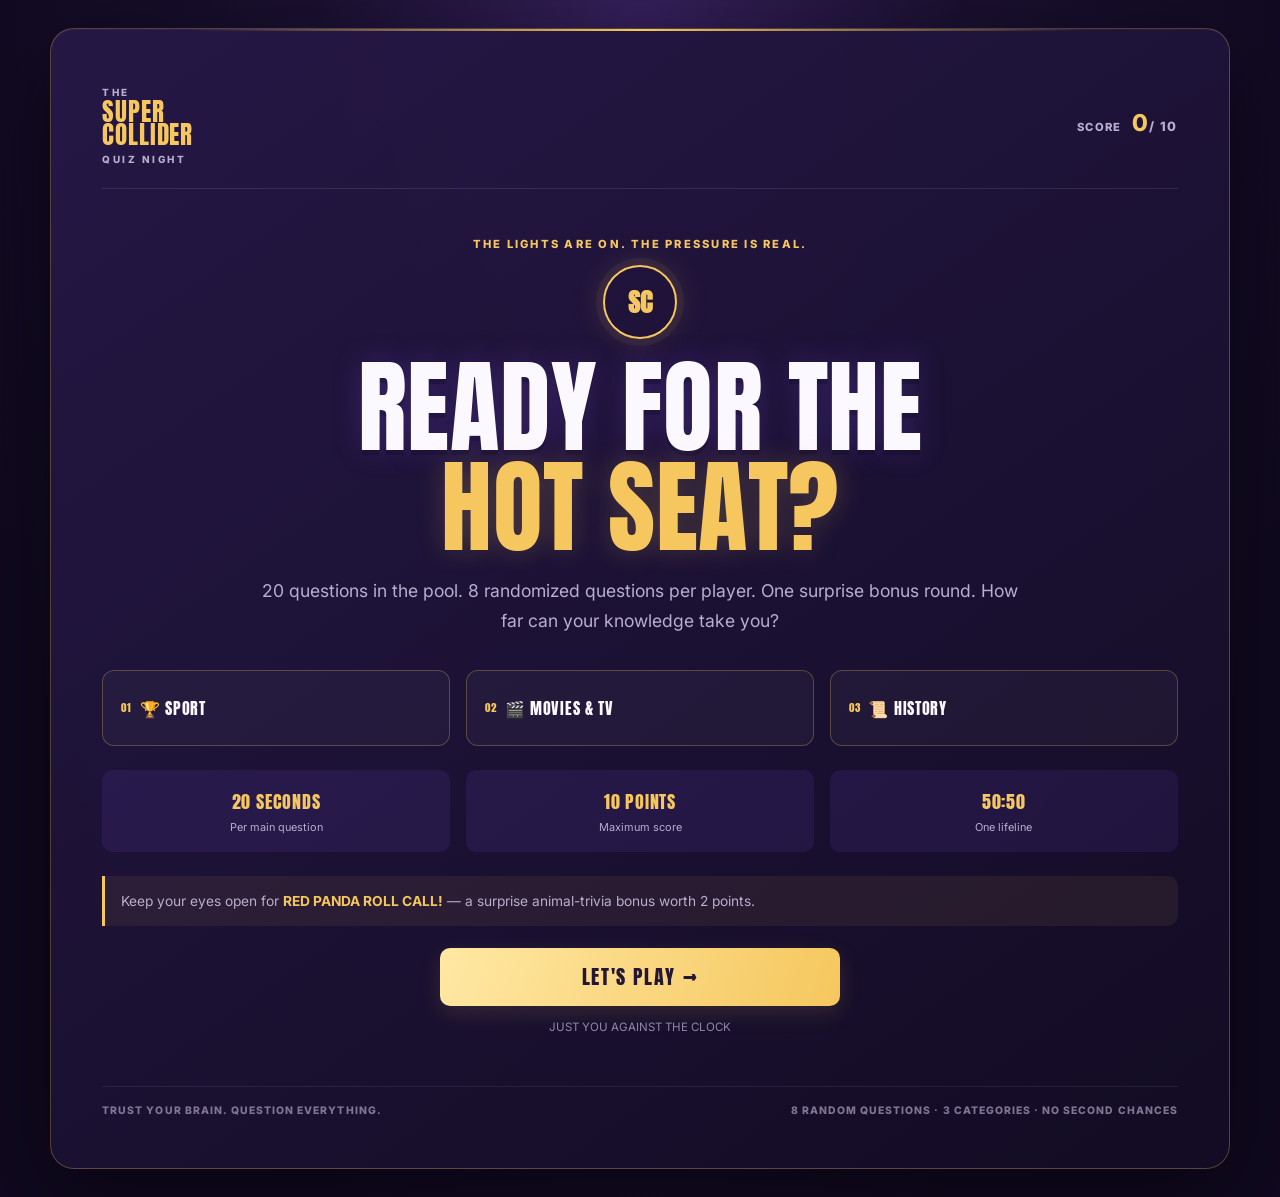
<file: The Super Collider Gameshow Final/index.html>
<!DOCTYPE html>
<html lang="en">
<head>
  <meta charset="UTF-8">
  <meta name="viewport" content="width=device-width, initial-scale=1.0">
  <!-- CHANGE: The browser tab now uses the new Super Collider Game Show name. -->
  <meta name="theme-color" content="#160d2d">
  <!-- CHANGE: Shortened the browser-tab title to reduce repeated full branding. -->
  <title>Super Collider | Quiz Night</title>
  <link rel="stylesheet" href="style.css">
  <script src="script.js" defer></script>
</head>
<body>
  <main class="game-container">
    <header class="top-bar">
      <!-- CHANGE: Keep the full brand in one compact logo; use a short label everywhere else. -->
      <a class="brand" href="#home-screen" aria-label="Super Collider quiz home"><small>THE</small><span>SUPER<br>COLLIDER</span><small>QUIZ NIGHT</small></a>
      <div class="score-display">SCORE <span id="score">0</span><small>/ 10</small></div>
    </header>

    <!-- Welcome screen: explains the quiz before the player starts. -->
    <section id="home-screen" class="screen active">
      <p class="eyebrow">THE LIGHTS ARE ON. THE PRESSURE IS REAL.</p>
      <!-- CHANGE: Replaced repeated show-name text with a bold, punchy challenge headline. -->
      <p class="show-mark" aria-hidden="true">SC</p>
      <h1 class="hero-title">READY FOR THE<br><span>HOT SEAT?</span></h1>
      <p class="intro">20 questions in the pool. 8 randomized questions per player. One surprise bonus round. How far can your knowledge take you?</p>
      <div class="category-list">
        <div><span>01</span> 🏆 SPORT</div>
        <div><span>02</span> 🎬 MOVIES &amp; TV</div>
        <div><span>03</span> 📜 HISTORY</div>
      </div>
      <div class="rules-grid">
        <div><strong>20 SECONDS</strong><small>Per main question</small></div>
        <div><strong>10 POINTS</strong><small>Maximum score</small></div>
        <div><strong>50:50</strong><small>One lifeline</small></div>
      </div>
      <p class="surprise-note">Keep your eyes open for <strong>RED PANDA ROLL CALL!</strong> — a surprise animal-trivia bonus worth 2 points.</p>
      <button id="start-btn" class="primary-btn">LET'S PLAY <span aria-hidden="true">→</span></button>
      <p class="quiet-note">JUST YOU AGAINST THE CLOCK</p>
    </section>

    <!-- Main quiz screen: question, timer, answers and lifeline. -->
    <section id="quiz-screen" class="screen" aria-labelledby="question-text">
      <div class="quiz-meta">
        <span id="category-label">SPORT</span>
        <span id="question-counter">QUESTION 1 OF 8</span>
      </div>
      <div class="progress-track" aria-label="Quiz progress"><div id="progress-bar"></div></div>
      <div class="timer-row"><span>TIME LEFT</span><strong id="timer-text">20 seconds</strong></div>
      <div class="timer-track"><div id="timer-bar"></div></div>
      <div class="game-status"><span id="streak-display">STREAK: 0</span><span id="lifeline-status">50:50 AVAILABLE</span></div>
      <h2 id="question-text">Question goes here</h2>
      <div id="answers" class="answers"></div>
      <p id="feedback" class="feedback" aria-live="polite"></p>
      <div class="quiz-actions">
        <button id="lifeline-btn" class="secondary-btn" type="button">USE 50:50</button>
        <button id="next-btn" class="primary-btn" type="button" hidden>NEXT QUESTION →</button>
      </div>
    </section>

    <!-- Bonus introduction appears once during each game. -->
    <section id="bonus-screen" class="screen bonus-screen">
      <p class="eyebrow bonus-eyebrow">SURPRISE ROUND UNLOCKED</p>
      <h1 class="bonus-splash">BONUS ROUND!</h1>
      <div class="bonus-title">RED PANDA<br><span>ROLL CALL!</span></div>
      <p class="bonus-description">Wild facts. Weird animals. Bonus points.</p>
      <p class="bonus-subtitle">ONE RANDOM ANIMAL QUESTION. MAKE IT COUNT!</p>
      <div class="bonus-points">+2 POINTS</div>
      <button id="bonus-start-btn" class="primary-btn" type="button">BRING IT ON →</button>
    </section>

    <section id="bonus-question-screen" class="screen" aria-labelledby="bonus-question-text">
      <div class="quiz-meta"><span class="bonus-label">🐾 RED PANDA ROLL CALL!</span><span>2 POINTS</span></div>
      <h2 id="bonus-question-text"></h2>
      <div id="bonus-answers" class="answers"></div>
      <p id="bonus-feedback" class="feedback" aria-live="polite"></p>
      <button id="bonus-next-btn" class="primary-btn" type="button" hidden>BACK TO THE QUIZ →</button>
    </section>

    <!-- Results screen shows the final score and rank. -->
    <section id="results-screen" class="screen">
      <p class="eyebrow">THAT'S A WRAP!</p>
      <h1 id="result-heading">QUIZ COMPLETE!</h1>
      <div class="final-score"><span id="final-score">0</span><small> / 10 POINTS</small></div>
      <div class="result-rank" id="result-rank">QUIZ CONTENDER</div>
      <p id="result-message"></p>
      <p id="result-details" class="result-details"></p>
      <p id="best-score" class="best-score"></p>
      <button id="restart-btn" class="primary-btn" type="button">PLAY AGAIN ↻</button>
    </section>

    <!-- CHANGE: Footer now uses a short tagline instead of repeating the full show name. -->
    <footer><p>TRUST YOUR BRAIN. QUESTION EVERYTHING.</p><p>8 RANDOM QUESTIONS · 3 CATEGORIES · NO SECOND CHANCES</p></footer>
  </main>
</body>
</html>
</file>
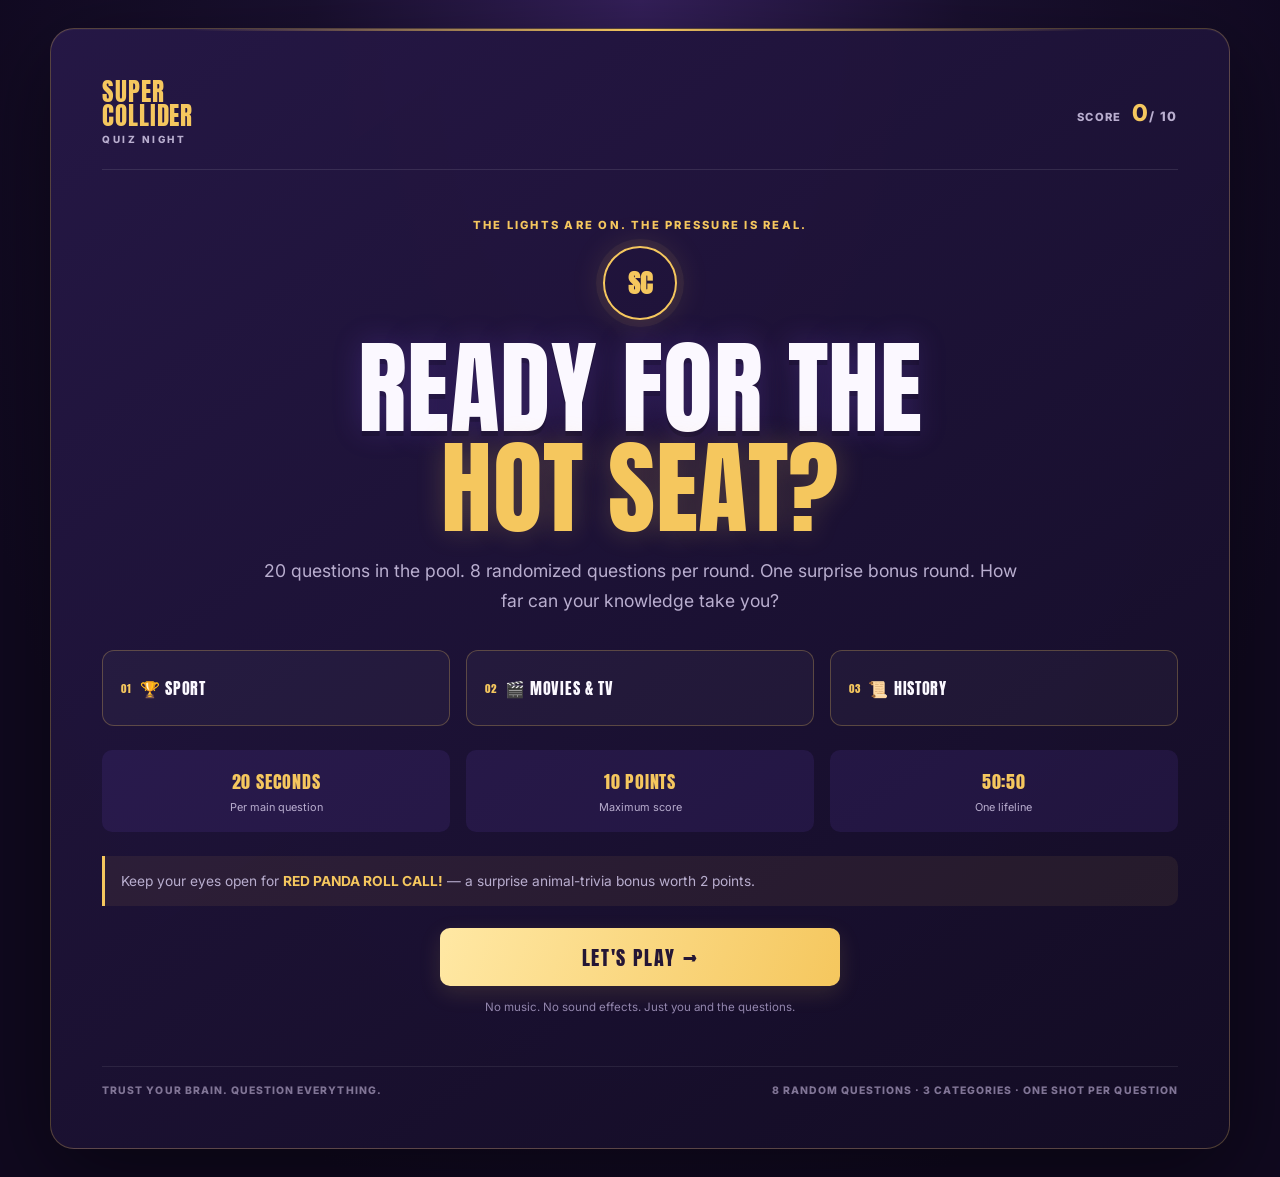
<file: Testing phase/super-collider-game-show final/index.html>
<!DOCTYPE html>
<html lang="en">
<head>
  <meta charset="UTF-8">
  <meta name="viewport" content="width=device-width, initial-scale=1.0">
  <!-- CHANGE: The browser tab now uses the new Super Collider Game Show name. -->
  <meta name="theme-color" content="#160d2d">
  <!-- CHANGE: Shortened the browser-tab title to reduce repeated full branding. -->
  <title>Super Collider | Quiz Night</title>
  <link rel="stylesheet" href="style.css">
  <script src="script.js" defer></script>
</head>
<body>
  <main class="game-container">
    <header class="top-bar">
      <!-- CHANGE: Keep the full brand in one compact logo; use a short label everywhere else. -->
      <a class="brand" href="#home-screen" aria-label="Super Collider quiz home"><span>SUPER<br>COLLIDER</span><small>QUIZ NIGHT</small></a>
      <div class="score-display">SCORE <span id="score">0</span><small>/ 10</small></div>
    </header>

    <!-- Welcome screen: explains the quiz before the player starts. -->
    <section id="home-screen" class="screen active">
      <p class="eyebrow">THE LIGHTS ARE ON. THE PRESSURE IS REAL.</p>
      <!-- CHANGE: Replaced repeated show-name text with a bold, punchy challenge headline. -->
      <p class="show-mark" aria-hidden="true">SC</p>
      <h1 class="hero-title">READY FOR THE<br><span>HOT SEAT?</span></h1>
      <p class="intro">20 questions in the pool. 8 randomized questions per round. One surprise bonus round. How far can your knowledge take you?</p>
      <div class="category-list">
        <div><span>01</span> 🏆 SPORT</div>
        <div><span>02</span> 🎬 MOVIES &amp; TV</div>
        <div><span>03</span> 📜 HISTORY</div>
      </div>
      <div class="rules-grid">
        <div><strong>20 SECONDS</strong><small>Per main question</small></div>
        <div><strong>10 POINTS</strong><small>Maximum score</small></div>
        <div><strong>50:50</strong><small>One lifeline</small></div>
      </div>
      <p class="surprise-note">Keep your eyes open for <strong>RED PANDA ROLL CALL!</strong> — a surprise animal-trivia bonus worth 2 points.</p>
      <button id="start-btn" class="primary-btn">LET'S PLAY <span aria-hidden="true">→</span></button>
      <p class="quiet-note">No music. No sound effects. Just you and the questions.</p>
    </section>

    <!-- Main quiz screen: question, timer, answers and lifeline. -->
    <section id="quiz-screen" class="screen" aria-labelledby="question-text">
      <div class="quiz-meta">
        <span id="category-label">SPORT</span>
        <span id="question-counter">QUESTION 1 OF 8</span>
      </div>
      <div class="progress-track" aria-label="Quiz progress"><div id="progress-bar"></div></div>
      <div class="timer-row"><span>TIME LEFT</span><strong id="timer-text">20 seconds</strong></div>
      <div class="timer-track"><div id="timer-bar"></div></div>
      <div class="game-status"><span id="streak-display">STREAK: 0</span><span id="lifeline-status">50:50 AVAILABLE</span></div>
      <h2 id="question-text">Question goes here</h2>
      <div id="answers" class="answers"></div>
      <p id="feedback" class="feedback" aria-live="polite"></p>
      <div class="quiz-actions">
        <button id="lifeline-btn" class="secondary-btn" type="button">USE 50:50</button>
        <button id="next-btn" class="primary-btn" type="button" hidden>NEXT QUESTION →</button>
      </div>
    </section>

    <!-- Bonus introduction appears once during each game. -->
    <section id="bonus-screen" class="screen bonus-screen">
      <p class="eyebrow bonus-eyebrow">SURPRISE ROUND UNLOCKED</p>
      <h1 class="bonus-splash">BONUS ROUND!</h1>
      <div class="bonus-title">RED PANDA<br><span>ROLL CALL!</span></div>
      <p class="bonus-description">Wild facts. Weird animals. Bonus points.</p>
      <p class="bonus-subtitle">ONE RANDOM ANIMAL QUESTION. MAKE IT COUNT!</p>
      <div class="bonus-points">+2 POINTS</div>
      <button id="bonus-start-btn" class="primary-btn" type="button">BRING IT ON →</button>
    </section>

    <section id="bonus-question-screen" class="screen" aria-labelledby="bonus-question-text">
      <div class="quiz-meta"><span class="bonus-label">🐾 RED PANDA ROLL CALL!</span><span>2 POINTS</span></div>
      <h2 id="bonus-question-text"></h2>
      <div id="bonus-answers" class="answers"></div>
      <p id="bonus-feedback" class="feedback" aria-live="polite"></p>
      <button id="bonus-next-btn" class="primary-btn" type="button" hidden>BACK TO THE QUIZ →</button>
    </section>

    <!-- Results screen shows the final score and rank. -->
    <section id="results-screen" class="screen">
      <p class="eyebrow">THAT'S A WRAP!</p>
      <h1 id="result-heading">QUIZ COMPLETE!</h1>
      <div class="final-score"><span id="final-score">0</span><small> / 10 POINTS</small></div>
      <div class="result-rank" id="result-rank">QUIZ CONTENDER</div>
      <p id="result-message"></p>
      <p id="result-details" class="result-details"></p>
      <p id="best-score" class="best-score"></p>
      <button id="restart-btn" class="primary-btn" type="button">PLAY AGAIN ↻</button>
    </section>

    <!-- CHANGE: Footer now uses a short tagline instead of repeating the full show name. -->
    <footer><p>TRUST YOUR BRAIN. QUESTION EVERYTHING.</p><p>8 RANDOM QUESTIONS · 3 CATEGORIES · ONE SHOT PER QUESTION</p></footer>
  </main>
</body>
</html>
</file>
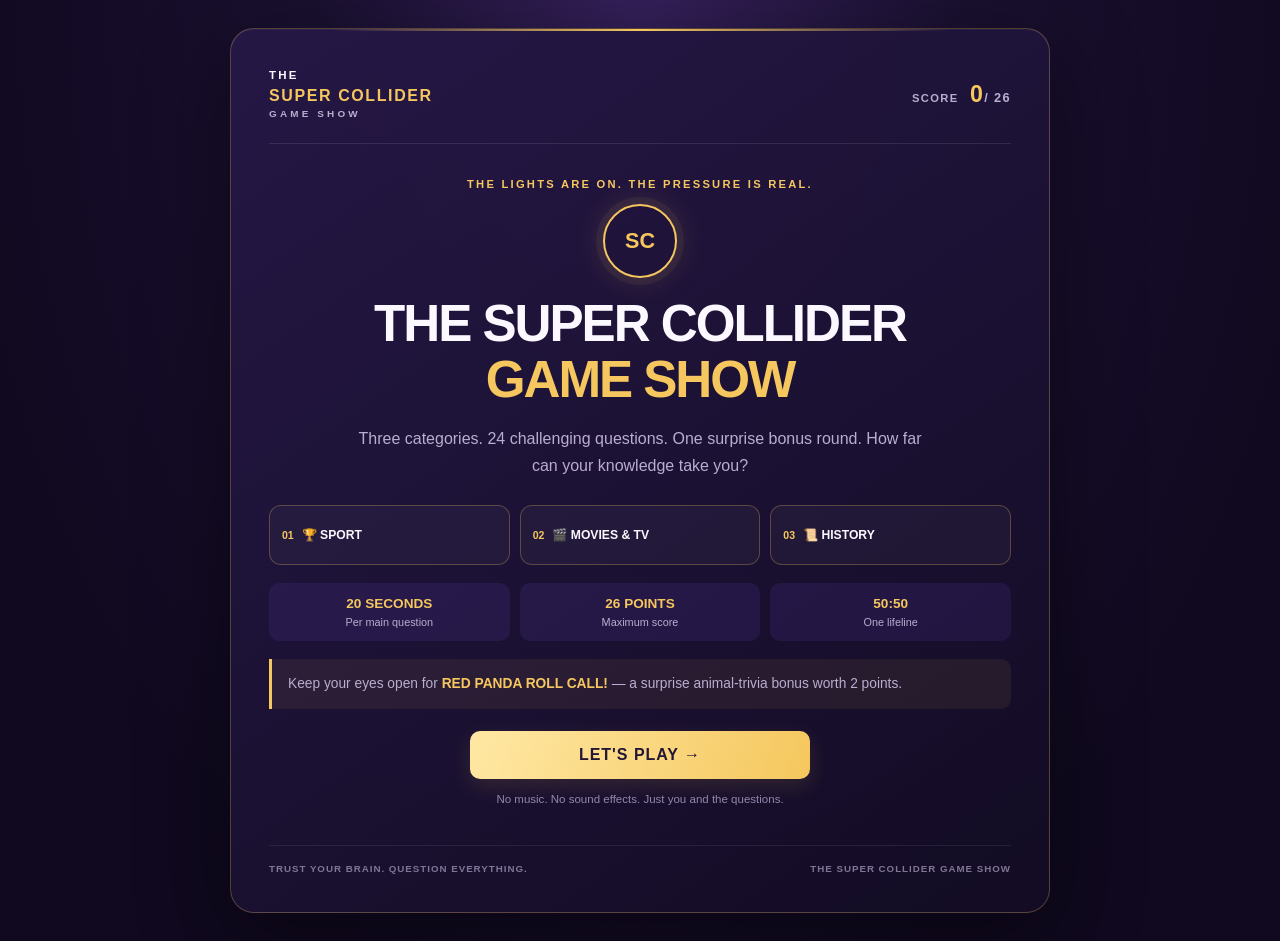
<file: Testing phase/super-collider-game-show1/index.html>
<!DOCTYPE html>
<html lang="en">
<head>
  <meta charset="UTF-8">
  <meta name="viewport" content="width=device-width, initial-scale=1.0">
  <!-- CHANGE: The browser tab now uses the new Super Collider Game Show name. -->
  <meta name="theme-color" content="#160d2d">
  <title>The Super Collider Game Show</title>
  <link rel="stylesheet" href="style.css">
  <script src="script.js" defer></script>
</head>
<body>
  <main class="game-container">
    <header class="top-bar">
      <!-- CHANGE: Rebranded from The Impossible Quiz to The Super Collider Game Show. -->
      <a class="brand" href="#home-screen" aria-label="The Super Collider Game Show home">THE <span>SUPER COLLIDER</span><small>GAME SHOW</small></a>
      <div class="score-display">SCORE <span id="score">0</span><small>/ 26</small></div>
    </header>

    <section id="home-screen" class="screen active">
      <p class="eyebrow">THE LIGHTS ARE ON. THE PRESSURE IS REAL.</p>
      <p class="show-mark" aria-hidden="true">SC</p>
      <h1>THE SUPER COLLIDER<br><span>GAME SHOW</span></h1>
      <p class="intro">Three categories. 24 challenging questions. One surprise bonus round. How far can your knowledge take you?</p>
      <div class="category-list">
        <div><span>01</span> 🏆 SPORT</div>
        <div><span>02</span> 🎬 MOVIES &amp; TV</div>
        <div><span>03</span> 📜 HISTORY</div>
      </div>
      <div class="rules-grid">
        <div><strong>20 SECONDS</strong><small>Per main question</small></div>
        <div><strong>26 POINTS</strong><small>Maximum score</small></div>
        <div><strong>50:50</strong><small>One lifeline</small></div>
      </div>
      <p class="surprise-note">Keep your eyes open for <strong>RED PANDA ROLL CALL!</strong> — a surprise animal-trivia bonus worth 2 points.</p>
      <button id="start-btn" class="primary-btn">LET'S PLAY <span aria-hidden="true">→</span></button>
      <p class="quiet-note">No music. No sound effects. Just you and the questions.</p>
    </section>

    <section id="quiz-screen" class="screen" aria-labelledby="question-text">
      <div class="quiz-meta">
        <span id="category-label">SPORT</span>
        <span id="question-counter">QUESTION 1 OF 24</span>
      </div>
      <div class="progress-track" aria-label="Quiz progress"><div id="progress-bar"></div></div>
      <div class="timer-row"><span>TIME LEFT</span><strong id="timer-text">20 seconds</strong></div>
      <div class="timer-track"><div id="timer-bar"></div></div>
      <div class="game-status"><span id="streak-display">STREAK: 0</span><span id="lifeline-status">50:50 AVAILABLE</span></div>
      <h2 id="question-text">Question goes here</h2>
      <div id="answers" class="answers"></div>
      <p id="feedback" class="feedback" aria-live="polite"></p>
      <div class="quiz-actions">
        <button id="lifeline-btn" class="secondary-btn" type="button">USE 50:50</button>
        <button id="next-btn" class="primary-btn" type="button" hidden>NEXT QUESTION →</button>
      </div>
    </section>

    <section id="bonus-screen" class="screen bonus-screen">
      <p class="eyebrow bonus-eyebrow">SURPRISE ROUND UNLOCKED</p>
      <h1 class="bonus-splash">BONUS ROUND!</h1>
      <div class="bonus-title">RED PANDA<br><span>ROLL CALL!</span></div>
      <p class="bonus-description">Wild facts. Weird animals. Bonus points.</p>
      <p class="bonus-subtitle">ONE RANDOM ANIMAL QUESTION. MAKE IT COUNT!</p>
      <div class="bonus-points">+2 POINTS</div>
      <button id="bonus-start-btn" class="primary-btn" type="button">BRING IT ON →</button>
    </section>

    <section id="bonus-question-screen" class="screen" aria-labelledby="bonus-question-text">
      <div class="quiz-meta"><span class="bonus-label">🐾 RED PANDA ROLL CALL!</span><span>2 POINTS</span></div>
      <h2 id="bonus-question-text"></h2>
      <div id="bonus-answers" class="answers"></div>
      <p id="bonus-feedback" class="feedback" aria-live="polite"></p>
      <button id="bonus-next-btn" class="primary-btn" type="button" hidden>BACK TO THE QUIZ →</button>
    </section>

    <section id="results-screen" class="screen">
      <p class="eyebrow">THAT'S A WRAP!</p>
      <h1 id="result-heading">QUIZ COMPLETE!</h1>
      <div class="final-score"><span id="final-score">0</span><small> / 26 POINTS</small></div>
      <div class="result-rank" id="result-rank">QUIZ CONTENDER</div>
      <p id="result-message"></p>
      <p id="result-details" class="result-details"></p>
      <p id="best-score" class="best-score"></p>
      <button id="restart-btn" class="primary-btn" type="button">PLAY AGAIN ↻</button>
    </section>

    <footer><p>TRUST YOUR BRAIN. QUESTION EVERYTHING.</p><p>THE SUPER COLLIDER GAME SHOW</p></footer>
  </main>
</body>
</html>
</file>
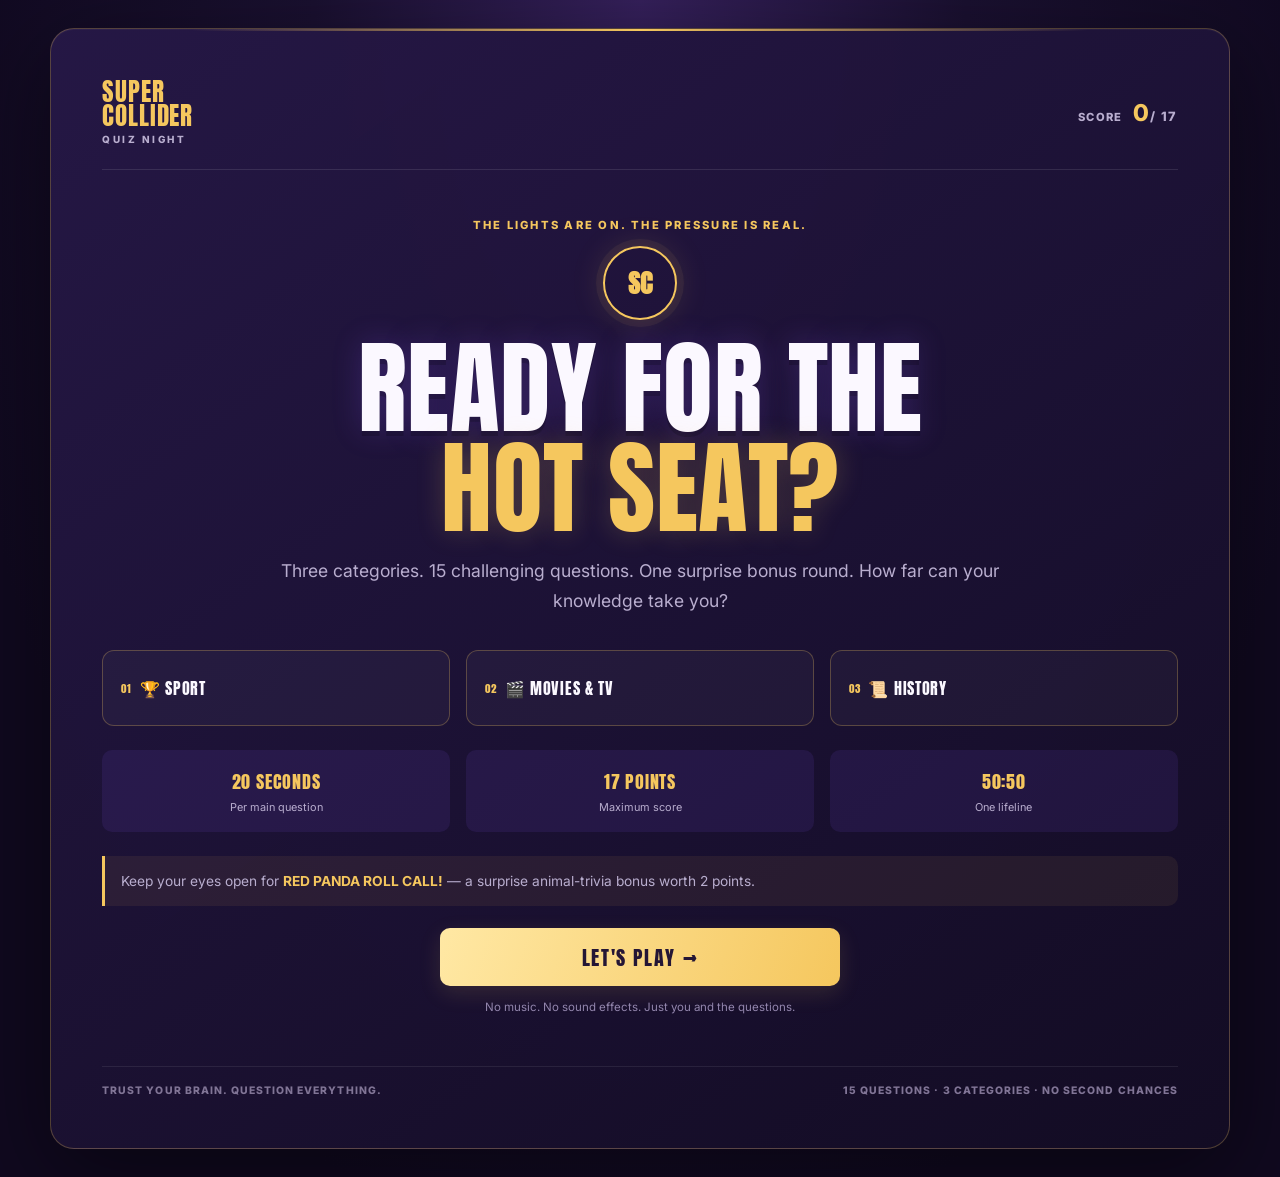
<file: Testing phase/super-collider-game-show2/index.html>
<!DOCTYPE html>
<html lang="en">
<head>
  <meta charset="UTF-8">
  <meta name="viewport" content="width=device-width, initial-scale=1.0">
  <!-- CHANGE: The browser tab now uses the new Super Collider Game Show name. -->
  <meta name="theme-color" content="#160d2d">
  <!-- CHANGE: Shortened the browser-tab title to reduce repeated full branding. -->
  <title>Super Collider | Quiz Night</title>
  <link rel="stylesheet" href="style.css">
  <script src="script.js" defer></script>
</head>
<body>
  <main class="game-container">
    <header class="top-bar">
      <!-- CHANGE: Keep the full brand in one compact logo; use a short label everywhere else. -->
      <a class="brand" href="#home-screen" aria-label="Super Collider quiz home"><span>SUPER<br>COLLIDER</span><small>QUIZ NIGHT</small></a>
      <div class="score-display">SCORE <span id="score">0</span><small>/ 17</small></div>
    </header>

    <!-- Welcome screen: explains the quiz before the player starts. -->
    <section id="home-screen" class="screen active">
      <p class="eyebrow">THE LIGHTS ARE ON. THE PRESSURE IS REAL.</p>
      <!-- CHANGE: Replaced repeated show-name text with a bold, punchy challenge headline. -->
      <p class="show-mark" aria-hidden="true">SC</p>
      <h1 class="hero-title">READY FOR THE<br><span>HOT SEAT?</span></h1>
      <p class="intro">Three categories. 15 challenging questions. One surprise bonus round. How far can your knowledge take you?</p>
      <div class="category-list">
        <div><span>01</span> 🏆 SPORT</div>
        <div><span>02</span> 🎬 MOVIES &amp; TV</div>
        <div><span>03</span> 📜 HISTORY</div>
      </div>
      <div class="rules-grid">
        <div><strong>20 SECONDS</strong><small>Per main question</small></div>
        <div><strong>17 POINTS</strong><small>Maximum score</small></div>
        <div><strong>50:50</strong><small>One lifeline</small></div>
      </div>
      <p class="surprise-note">Keep your eyes open for <strong>RED PANDA ROLL CALL!</strong> — a surprise animal-trivia bonus worth 2 points.</p>
      <button id="start-btn" class="primary-btn">LET'S PLAY <span aria-hidden="true">→</span></button>
      <p class="quiet-note">No music. No sound effects. Just you and the questions.</p>
    </section>

    <!-- Main quiz screen: question, timer, answers and lifeline. -->
    <section id="quiz-screen" class="screen" aria-labelledby="question-text">
      <div class="quiz-meta">
        <span id="category-label">SPORT</span>
        <span id="question-counter">QUESTION 1 OF 15</span>
      </div>
      <div class="progress-track" aria-label="Quiz progress"><div id="progress-bar"></div></div>
      <div class="timer-row"><span>TIME LEFT</span><strong id="timer-text">20 seconds</strong></div>
      <div class="timer-track"><div id="timer-bar"></div></div>
      <div class="game-status"><span id="streak-display">STREAK: 0</span><span id="lifeline-status">50:50 AVAILABLE</span></div>
      <h2 id="question-text">Question goes here</h2>
      <div id="answers" class="answers"></div>
      <p id="feedback" class="feedback" aria-live="polite"></p>
      <div class="quiz-actions">
        <button id="lifeline-btn" class="secondary-btn" type="button">USE 50:50</button>
        <button id="next-btn" class="primary-btn" type="button" hidden>NEXT QUESTION →</button>
      </div>
    </section>

    <!-- Bonus introduction appears once during each game. -->
    <section id="bonus-screen" class="screen bonus-screen">
      <p class="eyebrow bonus-eyebrow">SURPRISE ROUND UNLOCKED</p>
      <h1 class="bonus-splash">BONUS ROUND!</h1>
      <div class="bonus-title">RED PANDA<br><span>ROLL CALL!</span></div>
      <p class="bonus-description">Wild facts. Weird animals. Bonus points.</p>
      <p class="bonus-subtitle">ONE RANDOM ANIMAL QUESTION. MAKE IT COUNT!</p>
      <div class="bonus-points">+2 POINTS</div>
      <button id="bonus-start-btn" class="primary-btn" type="button">BRING IT ON →</button>
    </section>

    <section id="bonus-question-screen" class="screen" aria-labelledby="bonus-question-text">
      <div class="quiz-meta"><span class="bonus-label">🐾 RED PANDA ROLL CALL!</span><span>2 POINTS</span></div>
      <h2 id="bonus-question-text"></h2>
      <div id="bonus-answers" class="answers"></div>
      <p id="bonus-feedback" class="feedback" aria-live="polite"></p>
      <button id="bonus-next-btn" class="primary-btn" type="button" hidden>BACK TO THE QUIZ →</button>
    </section>

    <!-- Results screen shows the final score and rank. -->
    <section id="results-screen" class="screen">
      <p class="eyebrow">THAT'S A WRAP!</p>
      <h1 id="result-heading">QUIZ COMPLETE!</h1>
      <div class="final-score"><span id="final-score">0</span><small> / 17 POINTS</small></div>
      <div class="result-rank" id="result-rank">QUIZ CONTENDER</div>
      <p id="result-message"></p>
      <p id="result-details" class="result-details"></p>
      <p id="best-score" class="best-score"></p>
      <button id="restart-btn" class="primary-btn" type="button">PLAY AGAIN ↻</button>
    </section>

    <!-- CHANGE: Footer now uses a short tagline instead of repeating the full show name. -->
    <footer><p>TRUST YOUR BRAIN. QUESTION EVERYTHING.</p><p>15 QUESTIONS · 3 CATEGORIES · NO SECOND CHANCES</p></footer>
  </main>
</body>
</html>
</file>
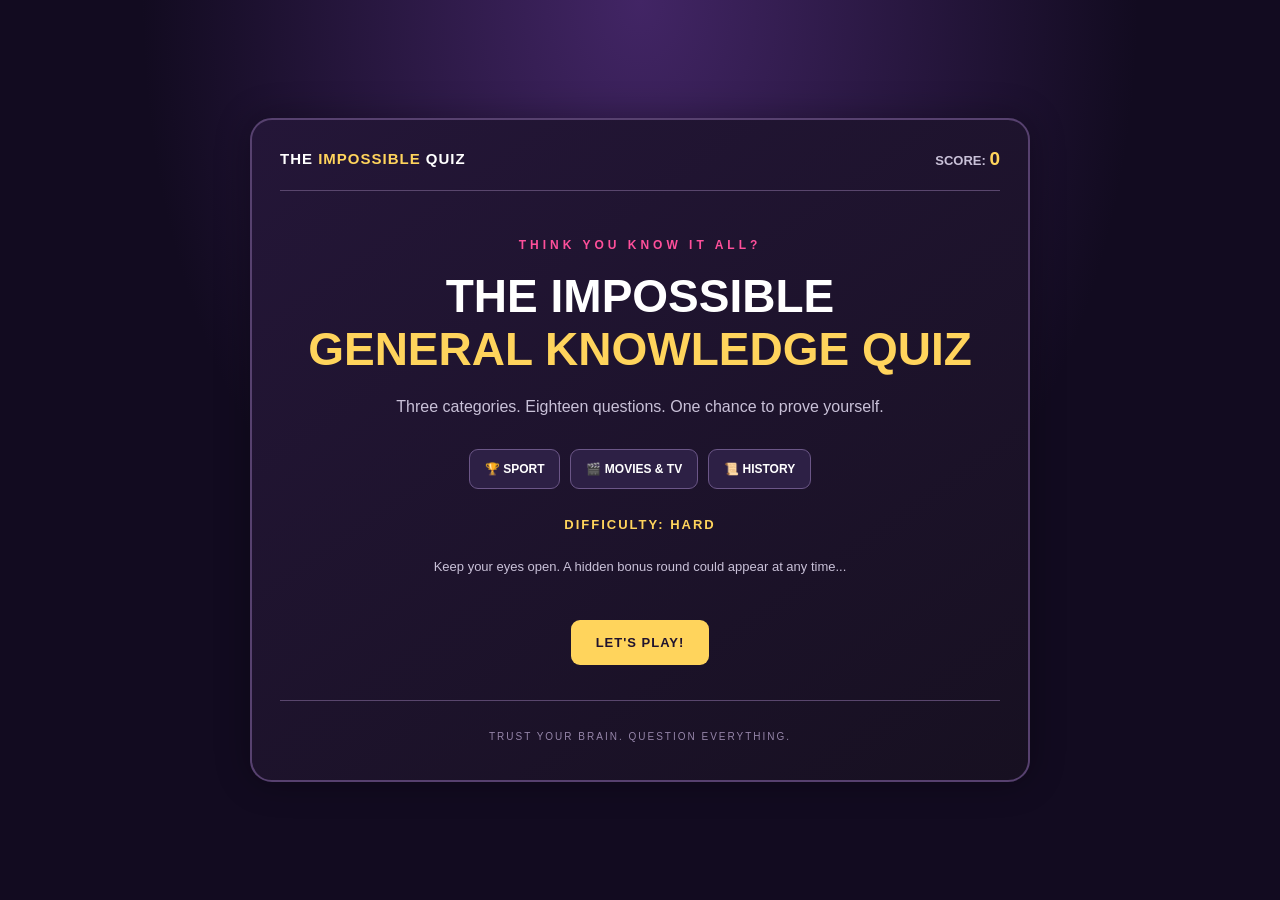
<file: Testing phase/original test/html.html>
<!DOCTYPE html>
<html lang="en">
<head>
  <meta charset="UTF-8">
  <meta name="viewport" content="width=device-width, initial-scale=1.0">
  <title>The Impossible Quiz</title>
  <link rel="stylesheet" href="style.css">
  <script src="script.js" defer></script>
</head>
<body>
  <main class="game-container">

    <header class="top-bar">
      <div class="brand">THE <span>IMPOSSIBLE</span> QUIZ</div>
      <div class="score-display">SCORE: <span id="score">0</span></div>
    </header>

    <section id="home-screen" class="screen active">
      <p class="eyebrow">THINK YOU KNOW IT ALL?</p>
      <h1>THE IMPOSSIBLE<br><span>GENERAL KNOWLEDGE QUIZ</span></h1>
      <p class="intro">
        Three categories. Eighteen questions. One chance to prove yourself.
      </p>

      <div class="category-list">
        <div>🏆 SPORT</div>
        <div>🎬 MOVIES &amp; TV</div>
        <div>📜 HISTORY</div>
      </div>

      <p class="difficulty">DIFFICULTY: HARD</p>
      <p class="surprise-note">
        Keep your eyes open. A hidden bonus round could appear at any time...
      </p>

      <button id="start-btn" class="primary-btn">LET'S PLAY!</button>
    </section>

    <section id="quiz-screen" class="screen">
      <div class="quiz-meta">
        <span id="category-label">SPORT</span>
        <span id="question-counter">QUESTION 1 OF 18</span>
      </div>

      <div class="timer-track">
        <div id="timer-bar"></div>
      </div>
      <p id="timer-text">20 seconds</p>

      <h2 id="question-text">Question goes here</h2>
      <div id="answers" class="answers"></div>
      <p id="feedback" class="feedback" aria-live="polite"></p>

      <button id="next-btn" class="primary-btn" hidden>NEXT QUESTION</button>
    </section>

    <section id="bonus-screen" class="screen bonus-screen">
      <p class="eyebrow bonus-eyebrow">YOU'VE UNLOCKED A SURPRISE!</p>
      <h1 class="bonus-splash">BONUS ROUND!</h1>
      <div class="bonus-title">RED PANDA<br><span>ROLL CALL!</span></div>
      <p class="bonus-description">
        Wild facts. Weird animals. Bonus points.
      </p>
      <p class="bonus-subtitle">ONE RANDOM ANIMAL QUESTION. MAKE IT COUNT!</p>
      <button id="bonus-start-btn" class="primary-btn">BRING IT ON!</button>
    </section>

    <section id="bonus-question-screen" class="screen">
      <div class="quiz-meta">
        <span class="bonus-label">🐾 RED PANDA ROLL CALL!</span>
        <span>BONUS QUESTION</span>
      </div>

      <h2 id="bonus-question-text"></h2>
      <div id="bonus-answers" class="answers"></div>
      <p id="bonus-feedback" class="feedback" aria-live="polite"></p>
      <button id="bonus-next-btn" class="primary-btn" hidden>
        BACK TO THE QUIZ
      </button>
    </section>

    <section id="results-screen" class="screen">
      <p class="eyebrow">THAT'S A WRAP!</p>
      <h1 id="result-heading">QUIZ COMPLETE!</h1>
      <div class="final-score">
        <span id="final-score">0</span>
        <small>POINTS</small>
      </div>
      <p id="result-message"></p>
      <p id="result-details" class="result-details"></p>
      <button id="restart-btn" class="primary-btn">PLAY AGAIN</button>
    </section>

    <footer>
      <p>TRUST YOUR BRAIN. QUESTION EVERYTHING.</p>
    </footer>

  </main>
</body>
</html>
</file>
<file: The Super Collider Gameshow Final/style.css>
/* CHANGE: Add distinctive display fonts for headings and buttons, while keeping body text easy to read. */
/* Main game layout and colours are defined below. */
@import url('https://fonts.googleapis.com/css2?family=Anton&family=Barlow+Condensed:wght@600;700;800;900&family=Inter:wght@400;500;600;700;800&display=swap');

/* THE SUPER COLLIDER GAME SHOW
   Theme update: premium purple-and-gold studio look, with no audio assets or sound effects. */
:root {
  --bg: #10091f;
  --panel: #1b1232;
  --panel-light: #261846;
  --purple: #8e5cff;
  --purple-bright: #b59aff;
  --gold: #f5c75e;
  --gold-light: #ffe8a4;
  --text: #fbf8ff;
  --muted: #b9aecf;
  --green: #3ed6a1;
  --red: #ff667d;
  --border: rgba(245, 199, 94, .27);
}
* { box-sizing: border-box; }
html { min-height: 100%; background: var(--bg); }
body {
  margin: 0; min-height: 100vh; padding: 28px 16px;
  color: var(--text); font-family: Inter, "Segoe UI", Arial, sans-serif;
  background: radial-gradient(ellipse at 50% 0%, #35205b 0%, #1a1030 36%, var(--bg) 78%);
}
button { font: inherit; }
button:focus-visible, a:focus-visible { outline: 3px solid var(--gold-light); outline-offset: 4px; }
.game-container {
  position: relative; overflow: hidden; width: min(100%, 820px); margin: 0 auto;
  padding: clamp(18px, 4vw, 38px); border: 1px solid var(--border); border-radius: 24px;
  background: linear-gradient(145deg, rgba(38, 24, 70, .97), rgba(19, 12, 36, .98));
  box-shadow: 0 25px 90px rgba(0,0,0,.45), inset 0 1px rgba(255,255,255,.04);
}
.game-container::before { content: ""; position: absolute; inset: 0 12% auto; height: 2px; background: linear-gradient(90deg, transparent, var(--gold), transparent); }
.top-bar { display: flex; justify-content: space-between; align-items: center; gap: 16px; padding-bottom: 22px; border-bottom: 1px solid rgba(255,255,255,.1); }
.brand { display: flex; flex-direction: column; color: var(--text); text-decoration: none; font-weight: 800; font-size: .72rem; letter-spacing: .19em; line-height: 1.45; }
.brand span { color: var(--gold); font-size: 1rem; letter-spacing: .1em; }
.brand small { color: var(--muted); font-size: .62rem; letter-spacing: .32em; }
.score-display { color: var(--muted); font-size: .7rem; font-weight: 800; letter-spacing: .12em; text-align: right; white-space: nowrap; }
.score-display span { display: inline-block; margin-left: 7px; color: var(--gold); font-size: 1.45rem; }
.score-display small { color: var(--muted); font-size: .8rem; }
.screen { display: none; padding: 34px 0 18px; animation: rise-in .32s ease both; }
.screen.active { display: block; }
@keyframes rise-in { from { opacity: 0; transform: translateY(8px); } to { opacity: 1; transform: translateY(0); } }
.eyebrow { margin: 0 0 14px; color: var(--gold); font-size: .7rem; font-weight: 800; letter-spacing: .2em; text-align: center; }
.show-mark { display: grid; place-items: center; width: 74px; height: 74px; margin: 0 auto 18px; border: 2px solid var(--gold); border-radius: 50%; color: var(--gold); font-size: 1.35rem; font-weight: 900; box-shadow: 0 0 0 7px rgba(245,199,94,.06), 0 0 34px rgba(245,199,94,.16); }
h1, h2 { text-align: center; }
h1 { margin: 0; font-size: clamp(1.85rem, 5.5vw, 3.2rem); line-height: 1.08; letter-spacing: -.04em; }
h1 span, .bonus-title span { color: var(--gold); }
.intro { max-width: 570px; margin: 18px auto 24px; color: var(--muted); line-height: 1.7; text-align: center; }
.category-list { display: grid; grid-template-columns: repeat(3, 1fr); gap: 10px; margin: 26px 0 16px; }
.category-list div { display: flex; align-items: center; gap: 8px; min-height: 60px; padding: 12px; border: 1px solid var(--border); border-radius: 12px; background: rgba(255,255,255,.035); font-size: .76rem; font-weight: 800; }
.category-list div span { color: var(--gold); font-size: .66rem; }
.rules-grid { display: grid; grid-template-columns: repeat(3, 1fr); gap: 10px; margin: 18px 0; }
.rules-grid div { padding: 13px 8px; border-radius: 10px; background: rgba(142,92,255,.1); text-align: center; }
.rules-grid strong, .rules-grid small { display: block; }
.rules-grid strong { color: var(--gold); font-size: .85rem; }
.rules-grid small { margin-top: 5px; color: var(--muted); font-size: .68rem; }
.surprise-note { padding: 14px 16px; border-left: 3px solid var(--gold); border-radius: 0 10px 10px 0; background: rgba(245,199,94,.07); color: var(--muted); font-size: .86rem; line-height: 1.6; }
.surprise-note strong { color: var(--gold); }
.primary-btn, .secondary-btn { min-height: 48px; padding: 13px 20px; border: 0; border-radius: 10px; cursor: pointer; font-weight: 900; letter-spacing: .06em; transition: transform .15s, filter .15s, border-color .15s; }
.primary-btn { color: #241635; background: linear-gradient(110deg, var(--gold-light), var(--gold)); box-shadow: 0 7px 22px rgba(245,199,94,.13); }
.primary-btn:hover:not(:disabled), .secondary-btn:hover:not(:disabled) { transform: translateY(-2px); filter: brightness(1.06); }
#start-btn, #restart-btn { display: block; width: min(100%, 340px); margin: 22px auto 0; }
.quiet-note { margin: 14px 0 0; color: #9386ad; font-size: .72rem; text-align: center; }
.quiz-meta { display: flex; justify-content: space-between; gap: 12px; color: var(--gold); font-size: .7rem; font-weight: 900; letter-spacing: .11em; }
.progress-track, .timer-track { overflow: hidden; width: 100%; border-radius: 99px; background: rgba(255,255,255,.1); }
.progress-track { height: 5px; margin: 16px 0 21px; }
#progress-bar { width: 0; height: 100%; background: linear-gradient(90deg, var(--purple), var(--gold)); transition: width .3s ease; }
.timer-row { display: flex; justify-content: space-between; margin-bottom: 8px; color: var(--muted); font-size: .68rem; font-weight: 800; letter-spacing: .1em; }
#timer-text { color: var(--gold); }
.timer-track { height: 8px; }
#timer-bar { width: 100%; height: 100%; border-radius: inherit; background: var(--gold); transition: width 1s linear, background .2s; }
#timer-bar.warning { background: var(--red); }
.game-status { display: flex; justify-content: space-between; gap: 10px; margin: 17px 0 25px; color: var(--purple-bright); font-size: .68rem; font-weight: 900; letter-spacing: .1em; }
h2 { margin: 0 auto 25px; max-width: 680px; font-size: clamp(1.25rem, 3.7vw, 1.85rem); line-height: 1.35; }
.answers { display: grid; grid-template-columns: 1fr 1fr; gap: 12px; }
.answer-btn { display: flex; align-items: center; gap: 12px; width: 100%; min-height: 70px; padding: 14px; border: 1px solid rgba(181,154,255,.35); border-radius: 12px; color: var(--text); background: linear-gradient(110deg, rgba(142,92,255,.13), rgba(255,255,255,.025)); text-align: left; cursor: pointer; transition: border-color .15s, background .15s, transform .15s; }
.answer-btn:hover:not(:disabled) { transform: translateY(-2px); border-color: var(--gold); background: rgba(245,199,94,.08); }
.answer-key { display: grid; flex: 0 0 30px; width: 30px; height: 30px; place-items: center; border: 1px solid rgba(245,199,94,.5); border-radius: 8px; color: var(--gold); font-size: .75rem; font-weight: 900; }
.answer-btn.correct { border-color: var(--green); background: rgba(62,214,161,.12); }
.answer-btn.correct .answer-key { border-color: var(--green); color: var(--green); }
.answer-btn.wrong { border-color: var(--red); background: rgba(255,102,125,.1); }
.answer-btn.wrong .answer-key { border-color: var(--red); color: var(--red); }
.answer-btn:disabled { cursor: default; }
.feedback { min-height: 24px; margin: 18px 0 8px; color: var(--muted); font-size: .9rem; line-height: 1.6; }
.feedback.good { color: var(--green); }
.feedback.bad { color: #ff9aa9; }
.quiz-actions { display: flex; justify-content: space-between; gap: 12px; margin-top: 16px; }
.secondary-btn { color: var(--gold-light); border: 1px solid var(--border); background: rgba(142,92,255,.12); }
.secondary-btn:disabled { opacity: .4; cursor: not-allowed; }
[hidden] { display: none !important; }
.bonus-screen { text-align: center; }
.bonus-eyebrow { color: var(--purple-bright); }
.bonus-splash { color: var(--text); font-size: clamp(2rem, 7vw, 4rem); text-shadow: 0 0 26px rgba(142,92,255,.55); }
.bonus-title { margin: 25px 0; color: var(--text); font-size: clamp(2rem, 7vw, 3.7rem); font-weight: 1000; line-height: 1.05; letter-spacing: -.04em; }
.bonus-description { color: var(--muted); }
.bonus-subtitle { color: var(--gold); font-size: .72rem; font-weight: 900; letter-spacing: .1em; line-height: 1.6; }
.bonus-points { display: inline-block; margin: 14px 0; padding: 9px 16px; border: 1px solid var(--gold); border-radius: 999px; color: var(--gold); font-weight: 900; }
.bonus-screen .primary-btn { display: block; margin: 18px auto 0; }
.bonus-label { color: var(--gold); }
.final-score { display: flex; justify-content: center; align-items: baseline; gap: 8px; margin: 25px 0 10px; color: var(--gold); }
.final-score span { font-size: clamp(4rem, 14vw, 6.5rem); font-weight: 1000; line-height: 1; }
.final-score small { color: var(--muted); font-weight: 800; }
.result-rank { width: fit-content; margin: 0 auto 18px; padding: 9px 16px; border: 1px solid var(--gold); border-radius: 999px; color: var(--gold); font-size: .8rem; font-weight: 900; letter-spacing: .1em; }
#result-message { color: var(--text); font-size: 1.05rem; text-align: center; }
.result-details, .best-score { color: var(--muted); line-height: 1.6; text-align: center; }
.best-score { color: var(--gold); font-weight: 800; }
footer { display: flex; justify-content: space-between; gap: 12px; margin-top: 22px; padding-top: 17px; border-top: 1px solid rgba(255,255,255,.08); color: #817596; font-size: .61rem; font-weight: 800; letter-spacing: .1em; }
footer p { margin: 0; }
@media (max-width: 580px) {
  body { padding: 12px 8px; }
  .game-container { border-radius: 17px; padding: 18px; }
  .category-list { grid-template-columns: 1fr; }
  .category-list div { min-height: 48px; }
  .answers { grid-template-columns: 1fr; }
  .answer-btn { min-height: 58px; }
  .quiz-actions { flex-direction: column; }
  .quiz-actions button { width: 100%; }
  footer { flex-direction: column; text-align: center; }
}
@media (prefers-reduced-motion: reduce) { *, *::before, *::after { animation-duration: .01ms !important; transition-duration: .01ms !important; scroll-behavior: auto !important; } }


/* LAYOUT UPDATE: Give desktop screens more room; keep the container fluid on smaller devices. */
.game-container {
  width: min(100%, 1180px); /* Was 820px: wider question stage and welcome screen. */
  padding: clamp(22px, 4vw, 54px);
}

/* FONT UPDATE: Anton is used sparingly for high-impact headings; Barlow Condensed adds game-show energy to controls. */
.brand span,
h1,
.bonus-splash,
.bonus-title,
.final-score span,
.result-rank,
.primary-btn,
.secondary-btn,
.quiz-meta,
.category-list div,
.rules-grid strong {
  font-family: Anton, "Barlow Condensed", Impact, sans-serif;
  font-weight: 400;
  letter-spacing: .045em;
}

.brand span {
  color: var(--gold);
  font-size: clamp(1.1rem, 2vw, 1.55rem);
  line-height: .95;
  letter-spacing: .035em;
}
.brand small { margin-top: 5px; letter-spacing: .25em; }

/* POP UPDATE: Oversized welcome headline makes the key words stand out instead of repeating the show name. */
.hero-title {
  font-family: Anton, Impact, sans-serif;
  font-size: clamp(3rem, 8vw, 6.8rem);
  line-height: .98;
  letter-spacing: .005em;
  text-shadow: 0 5px 0 rgba(0, 0, 0, .18), 0 0 30px rgba(142, 92, 255, .22);
}
.hero-title span {
  color: var(--gold);
  text-shadow: 0 0 28px rgba(245, 199, 94, .22);
}

/* QUESTION UPDATE: A little more breathing room on the wider screen helps the quiz feel like a studio stage. */
#question-text, #bonus-question-text {
  max-width: 940px;
  font-family: "Barlow Condensed", Inter, sans-serif;
  font-size: clamp(1.8rem, 3.6vw, 2.8rem);
  font-weight: 800;
  line-height: 1.2;
}
.answers { gap: 16px; }
.answer-btn {
  min-height: 82px;
  padding: 18px 20px;
  border-width: 1px;
  border-radius: 15px;
  font-size: clamp(1rem, 1.45vw, 1.18rem);
  font-weight: 600;
  box-shadow: inset 0 1px rgba(255,255,255,.04);
}
.answer-btn:hover:not(:disabled) {
  box-shadow: 0 0 0 1px rgba(245,199,94,.2), 0 10px 28px rgba(0,0,0,.18);
}
.answer-key {
  flex-basis: 38px;
  width: 38px;
  height: 38px;
  border-radius: 10px;
  font-family: Anton, Impact, sans-serif;
  font-size: 1rem;
}
.primary-btn, .secondary-btn {
  font-size: 1.05rem;
  letter-spacing: .08em;
}
.primary-btn { padding-inline: 28px; }
#start-btn, #restart-btn { width: min(100%, 400px); min-height: 58px; font-size: 1.25rem; }
.show-mark { font-family: Anton, Impact, sans-serif; font-size: 1.6rem; }
.category-list div { font-size: .95rem; }
.rules-grid strong { font-size: 1.1rem; }
footer { font-size: .65rem; }

@media (min-width: 900px) {
  .screen { padding-top: 48px; padding-bottom: 30px; }
  .intro { max-width: 760px; font-size: 1.1rem; }
  .category-list { gap: 16px; margin-top: 34px; }
  .category-list div { min-height: 76px; padding: 18px; font-size: 1rem; }
  .rules-grid { gap: 16px; margin: 24px 0; }
  .rules-grid div { padding: 18px 12px; }
}

@media (max-width: 580px) {
  /* Mobile safeguard: preserve readable type and avoid overflow after widening desktop styles. */
  .game-container { width: 100%; padding: 18px; }
  .hero-title { font-size: clamp(2.6rem, 13vw, 4.2rem); }
  .brand span { font-size: 1rem; }
  .answer-btn { min-height: 62px; padding: 13px; }
  .quiz-meta { font-size: .62rem; }
}
</file>
<file: Testing phase/super-collider-game-show final/style.css>
/* CHANGE: Add distinctive display fonts for headings and buttons, while keeping body text easy to read. */
/* Main game layout and colours are defined below. */
@import url('https://fonts.googleapis.com/css2?family=Anton&family=Barlow+Condensed:wght@600;700;800;900&family=Inter:wght@400;500;600;700;800&display=swap');

/* THE SUPER COLLIDER GAME SHOW
   Theme update: premium purple-and-gold studio look, with no audio assets or sound effects. */
:root {
  --bg: #10091f;
  --panel: #1b1232;
  --panel-light: #261846;
  --purple: #8e5cff;
  --purple-bright: #b59aff;
  --gold: #f5c75e;
  --gold-light: #ffe8a4;
  --text: #fbf8ff;
  --muted: #b9aecf;
  --green: #3ed6a1;
  --red: #ff667d;
  --border: rgba(245, 199, 94, .27);
}
* { box-sizing: border-box; }
html { min-height: 100%; background: var(--bg); }
body {
  margin: 0; min-height: 100vh; padding: 28px 16px;
  color: var(--text); font-family: Inter, "Segoe UI", Arial, sans-serif;
  background: radial-gradient(ellipse at 50% 0%, #35205b 0%, #1a1030 36%, var(--bg) 78%);
}
button { font: inherit; }
button:focus-visible, a:focus-visible { outline: 3px solid var(--gold-light); outline-offset: 4px; }
.game-container {
  position: relative; overflow: hidden; width: min(100%, 820px); margin: 0 auto;
  padding: clamp(18px, 4vw, 38px); border: 1px solid var(--border); border-radius: 24px;
  background: linear-gradient(145deg, rgba(38, 24, 70, .97), rgba(19, 12, 36, .98));
  box-shadow: 0 25px 90px rgba(0,0,0,.45), inset 0 1px rgba(255,255,255,.04);
}
.game-container::before { content: ""; position: absolute; inset: 0 12% auto; height: 2px; background: linear-gradient(90deg, transparent, var(--gold), transparent); }
.top-bar { display: flex; justify-content: space-between; align-items: center; gap: 16px; padding-bottom: 22px; border-bottom: 1px solid rgba(255,255,255,.1); }
.brand { display: flex; flex-direction: column; color: var(--text); text-decoration: none; font-weight: 800; font-size: .72rem; letter-spacing: .19em; line-height: 1.45; }
.brand span { color: var(--gold); font-size: 1rem; letter-spacing: .1em; }
.brand small { color: var(--muted); font-size: .62rem; letter-spacing: .32em; }
.score-display { color: var(--muted); font-size: .7rem; font-weight: 800; letter-spacing: .12em; text-align: right; white-space: nowrap; }
.score-display span { display: inline-block; margin-left: 7px; color: var(--gold); font-size: 1.45rem; }
.score-display small { color: var(--muted); font-size: .8rem; }
.screen { display: none; padding: 34px 0 18px; animation: rise-in .32s ease both; }
.screen.active { display: block; }
@keyframes rise-in { from { opacity: 0; transform: translateY(8px); } to { opacity: 1; transform: translateY(0); } }
.eyebrow { margin: 0 0 14px; color: var(--gold); font-size: .7rem; font-weight: 800; letter-spacing: .2em; text-align: center; }
.show-mark { display: grid; place-items: center; width: 74px; height: 74px; margin: 0 auto 18px; border: 2px solid var(--gold); border-radius: 50%; color: var(--gold); font-size: 1.35rem; font-weight: 900; box-shadow: 0 0 0 7px rgba(245,199,94,.06), 0 0 34px rgba(245,199,94,.16); }
h1, h2 { text-align: center; }
h1 { margin: 0; font-size: clamp(1.85rem, 5.5vw, 3.2rem); line-height: 1.08; letter-spacing: -.04em; }
h1 span, .bonus-title span { color: var(--gold); }
.intro { max-width: 570px; margin: 18px auto 24px; color: var(--muted); line-height: 1.7; text-align: center; }
.category-list { display: grid; grid-template-columns: repeat(3, 1fr); gap: 10px; margin: 26px 0 16px; }
.category-list div { display: flex; align-items: center; gap: 8px; min-height: 60px; padding: 12px; border: 1px solid var(--border); border-radius: 12px; background: rgba(255,255,255,.035); font-size: .76rem; font-weight: 800; }
.category-list div span { color: var(--gold); font-size: .66rem; }
.rules-grid { display: grid; grid-template-columns: repeat(3, 1fr); gap: 10px; margin: 18px 0; }
.rules-grid div { padding: 13px 8px; border-radius: 10px; background: rgba(142,92,255,.1); text-align: center; }
.rules-grid strong, .rules-grid small { display: block; }
.rules-grid strong { color: var(--gold); font-size: .85rem; }
.rules-grid small { margin-top: 5px; color: var(--muted); font-size: .68rem; }
.surprise-note { padding: 14px 16px; border-left: 3px solid var(--gold); border-radius: 0 10px 10px 0; background: rgba(245,199,94,.07); color: var(--muted); font-size: .86rem; line-height: 1.6; }
.surprise-note strong { color: var(--gold); }
.primary-btn, .secondary-btn { min-height: 48px; padding: 13px 20px; border: 0; border-radius: 10px; cursor: pointer; font-weight: 900; letter-spacing: .06em; transition: transform .15s, filter .15s, border-color .15s; }
.primary-btn { color: #241635; background: linear-gradient(110deg, var(--gold-light), var(--gold)); box-shadow: 0 7px 22px rgba(245,199,94,.13); }
.primary-btn:hover:not(:disabled), .secondary-btn:hover:not(:disabled) { transform: translateY(-2px); filter: brightness(1.06); }
#start-btn, #restart-btn { display: block; width: min(100%, 340px); margin: 22px auto 0; }
.quiet-note { margin: 14px 0 0; color: #9386ad; font-size: .72rem; text-align: center; }
.quiz-meta { display: flex; justify-content: space-between; gap: 12px; color: var(--gold); font-size: .7rem; font-weight: 900; letter-spacing: .11em; }
.progress-track, .timer-track { overflow: hidden; width: 100%; border-radius: 99px; background: rgba(255,255,255,.1); }
.progress-track { height: 5px; margin: 16px 0 21px; }
#progress-bar { width: 0; height: 100%; background: linear-gradient(90deg, var(--purple), var(--gold)); transition: width .3s ease; }
.timer-row { display: flex; justify-content: space-between; margin-bottom: 8px; color: var(--muted); font-size: .68rem; font-weight: 800; letter-spacing: .1em; }
#timer-text { color: var(--gold); }
.timer-track { height: 8px; }
#timer-bar { width: 100%; height: 100%; border-radius: inherit; background: var(--gold); transition: width 1s linear, background .2s; }
#timer-bar.warning { background: var(--red); }
.game-status { display: flex; justify-content: space-between; gap: 10px; margin: 17px 0 25px; color: var(--purple-bright); font-size: .68rem; font-weight: 900; letter-spacing: .1em; }
h2 { margin: 0 auto 25px; max-width: 680px; font-size: clamp(1.25rem, 3.7vw, 1.85rem); line-height: 1.35; }
.answers { display: grid; grid-template-columns: 1fr 1fr; gap: 12px; }
.answer-btn { display: flex; align-items: center; gap: 12px; width: 100%; min-height: 70px; padding: 14px; border: 1px solid rgba(181,154,255,.35); border-radius: 12px; color: var(--text); background: linear-gradient(110deg, rgba(142,92,255,.13), rgba(255,255,255,.025)); text-align: left; cursor: pointer; transition: border-color .15s, background .15s, transform .15s; }
.answer-btn:hover:not(:disabled) { transform: translateY(-2px); border-color: var(--gold); background: rgba(245,199,94,.08); }
.answer-key { display: grid; flex: 0 0 30px; width: 30px; height: 30px; place-items: center; border: 1px solid rgba(245,199,94,.5); border-radius: 8px; color: var(--gold); font-size: .75rem; font-weight: 900; }
.answer-btn.correct { border-color: var(--green); background: rgba(62,214,161,.12); }
.answer-btn.correct .answer-key { border-color: var(--green); color: var(--green); }
.answer-btn.wrong { border-color: var(--red); background: rgba(255,102,125,.1); }
.answer-btn.wrong .answer-key { border-color: var(--red); color: var(--red); }
.answer-btn:disabled { cursor: default; }
.feedback { min-height: 24px; margin: 18px 0 8px; color: var(--muted); font-size: .9rem; line-height: 1.6; }
.feedback.good { color: var(--green); }
.feedback.bad { color: #ff9aa9; }
.quiz-actions { display: flex; justify-content: space-between; gap: 12px; margin-top: 16px; }
.secondary-btn { color: var(--gold-light); border: 1px solid var(--border); background: rgba(142,92,255,.12); }
.secondary-btn:disabled { opacity: .4; cursor: not-allowed; }
[hidden] { display: none !important; }
.bonus-screen { text-align: center; }
.bonus-eyebrow { color: var(--purple-bright); }
.bonus-splash { color: var(--text); font-size: clamp(2rem, 7vw, 4rem); text-shadow: 0 0 26px rgba(142,92,255,.55); }
.bonus-title { margin: 25px 0; color: var(--text); font-size: clamp(2rem, 7vw, 3.7rem); font-weight: 1000; line-height: 1.05; letter-spacing: -.04em; }
.bonus-description { color: var(--muted); }
.bonus-subtitle { color: var(--gold); font-size: .72rem; font-weight: 900; letter-spacing: .1em; line-height: 1.6; }
.bonus-points { display: inline-block; margin: 14px 0; padding: 9px 16px; border: 1px solid var(--gold); border-radius: 999px; color: var(--gold); font-weight: 900; }
.bonus-screen .primary-btn { display: block; margin: 18px auto 0; }
.bonus-label { color: var(--gold); }
.final-score { display: flex; justify-content: center; align-items: baseline; gap: 8px; margin: 25px 0 10px; color: var(--gold); }
.final-score span { font-size: clamp(4rem, 14vw, 6.5rem); font-weight: 1000; line-height: 1; }
.final-score small { color: var(--muted); font-weight: 800; }
.result-rank { width: fit-content; margin: 0 auto 18px; padding: 9px 16px; border: 1px solid var(--gold); border-radius: 999px; color: var(--gold); font-size: .8rem; font-weight: 900; letter-spacing: .1em; }
#result-message { color: var(--text); font-size: 1.05rem; text-align: center; }
.result-details, .best-score { color: var(--muted); line-height: 1.6; text-align: center; }
.best-score { color: var(--gold); font-weight: 800; }
footer { display: flex; justify-content: space-between; gap: 12px; margin-top: 22px; padding-top: 17px; border-top: 1px solid rgba(255,255,255,.08); color: #817596; font-size: .61rem; font-weight: 800; letter-spacing: .1em; }
footer p { margin: 0; }
@media (max-width: 580px) {
  body { padding: 12px 8px; }
  .game-container { border-radius: 17px; padding: 18px; }
  .category-list { grid-template-columns: 1fr; }
  .category-list div { min-height: 48px; }
  .answers { grid-template-columns: 1fr; }
  .answer-btn { min-height: 58px; }
  .quiz-actions { flex-direction: column; }
  .quiz-actions button { width: 100%; }
  footer { flex-direction: column; text-align: center; }
}
@media (prefers-reduced-motion: reduce) { *, *::before, *::after { animation-duration: .01ms !important; transition-duration: .01ms !important; scroll-behavior: auto !important; } }


/* LAYOUT UPDATE: Give desktop screens more room; keep the container fluid on smaller devices. */
.game-container {
  width: min(100%, 1180px); /* Was 820px: wider question stage and welcome screen. */
  padding: clamp(22px, 4vw, 54px);
}

/* FONT UPDATE: Anton is used sparingly for high-impact headings; Barlow Condensed adds game-show energy to controls. */
.brand span,
h1,
.bonus-splash,
.bonus-title,
.final-score span,
.result-rank,
.primary-btn,
.secondary-btn,
.quiz-meta,
.category-list div,
.rules-grid strong {
  font-family: Anton, "Barlow Condensed", Impact, sans-serif;
  font-weight: 400;
  letter-spacing: .045em;
}

.brand span {
  color: var(--gold);
  font-size: clamp(1.1rem, 2vw, 1.55rem);
  line-height: .95;
  letter-spacing: .035em;
}
.brand small { margin-top: 5px; letter-spacing: .25em; }

/* POP UPDATE: Oversized welcome headline makes the key words stand out instead of repeating the show name. */
.hero-title {
  font-family: Anton, Impact, sans-serif;
  font-size: clamp(3rem, 8vw, 6.8rem);
  line-height: .98;
  letter-spacing: .005em;
  text-shadow: 0 5px 0 rgba(0, 0, 0, .18), 0 0 30px rgba(142, 92, 255, .22);
}
.hero-title span {
  color: var(--gold);
  text-shadow: 0 0 28px rgba(245, 199, 94, .22);
}

/* QUESTION UPDATE: A little more breathing room on the wider screen helps the quiz feel like a studio stage. */
#question-text, #bonus-question-text {
  max-width: 940px;
  font-family: "Barlow Condensed", Inter, sans-serif;
  font-size: clamp(1.8rem, 3.6vw, 2.8rem);
  font-weight: 800;
  line-height: 1.2;
}
.answers { gap: 16px; }
.answer-btn {
  min-height: 82px;
  padding: 18px 20px;
  border-width: 1px;
  border-radius: 15px;
  font-size: clamp(1rem, 1.45vw, 1.18rem);
  font-weight: 600;
  box-shadow: inset 0 1px rgba(255,255,255,.04);
}
.answer-btn:hover:not(:disabled) {
  box-shadow: 0 0 0 1px rgba(245,199,94,.2), 0 10px 28px rgba(0,0,0,.18);
}
.answer-key {
  flex-basis: 38px;
  width: 38px;
  height: 38px;
  border-radius: 10px;
  font-family: Anton, Impact, sans-serif;
  font-size: 1rem;
}
.primary-btn, .secondary-btn {
  font-size: 1.05rem;
  letter-spacing: .08em;
}
.primary-btn { padding-inline: 28px; }
#start-btn, #restart-btn { width: min(100%, 400px); min-height: 58px; font-size: 1.25rem; }
.show-mark { font-family: Anton, Impact, sans-serif; font-size: 1.6rem; }
.category-list div { font-size: .95rem; }
.rules-grid strong { font-size: 1.1rem; }
footer { font-size: .65rem; }

@media (min-width: 900px) {
  .screen { padding-top: 48px; padding-bottom: 30px; }
  .intro { max-width: 760px; font-size: 1.1rem; }
  .category-list { gap: 16px; margin-top: 34px; }
  .category-list div { min-height: 76px; padding: 18px; font-size: 1rem; }
  .rules-grid { gap: 16px; margin: 24px 0; }
  .rules-grid div { padding: 18px 12px; }
}

@media (max-width: 580px) {
  /* Mobile safeguard: preserve readable type and avoid overflow after widening desktop styles. */
  .game-container { width: 100%; padding: 18px; }
  .hero-title { font-size: clamp(2.6rem, 13vw, 4.2rem); }
  .brand span { font-size: 1rem; }
  .answer-btn { min-height: 62px; padding: 13px; }
  .quiz-meta { font-size: .62rem; }
}
</file>
<file: Testing phase/super-collider-game-show1/style.css>
/* THE SUPER COLLIDER GAME SHOW
   Theme update: premium purple-and-gold studio look, with no audio assets or sound effects. */
:root {
  --bg: #10091f;
  --panel: #1b1232;
  --panel-light: #261846;
  --purple: #8e5cff;
  --purple-bright: #b59aff;
  --gold: #f5c75e;
  --gold-light: #ffe8a4;
  --text: #fbf8ff;
  --muted: #b9aecf;
  --green: #3ed6a1;
  --red: #ff667d;
  --border: rgba(245, 199, 94, .27);
}
* { box-sizing: border-box; }
html { min-height: 100%; background: var(--bg); }
body {
  margin: 0; min-height: 100vh; padding: 28px 16px;
  color: var(--text); font-family: Inter, "Segoe UI", Arial, sans-serif;
  background: radial-gradient(ellipse at 50% 0%, #35205b 0%, #1a1030 36%, var(--bg) 78%);
}
button { font: inherit; }
button:focus-visible, a:focus-visible { outline: 3px solid var(--gold-light); outline-offset: 4px; }
.game-container {
  position: relative; overflow: hidden; width: min(100%, 820px); margin: 0 auto;
  padding: clamp(18px, 4vw, 38px); border: 1px solid var(--border); border-radius: 24px;
  background: linear-gradient(145deg, rgba(38, 24, 70, .97), rgba(19, 12, 36, .98));
  box-shadow: 0 25px 90px rgba(0,0,0,.45), inset 0 1px rgba(255,255,255,.04);
}
.game-container::before { content: ""; position: absolute; inset: 0 12% auto; height: 2px; background: linear-gradient(90deg, transparent, var(--gold), transparent); }
.top-bar { display: flex; justify-content: space-between; align-items: center; gap: 16px; padding-bottom: 22px; border-bottom: 1px solid rgba(255,255,255,.1); }
.brand { display: flex; flex-direction: column; color: var(--text); text-decoration: none; font-weight: 800; font-size: .72rem; letter-spacing: .19em; line-height: 1.45; }
.brand span { color: var(--gold); font-size: 1rem; letter-spacing: .1em; }
.brand small { color: var(--muted); font-size: .62rem; letter-spacing: .32em; }
.score-display { color: var(--muted); font-size: .7rem; font-weight: 800; letter-spacing: .12em; text-align: right; white-space: nowrap; }
.score-display span { display: inline-block; margin-left: 7px; color: var(--gold); font-size: 1.45rem; }
.score-display small { color: var(--muted); font-size: .8rem; }
.screen { display: none; padding: 34px 0 18px; animation: rise-in .32s ease both; }
.screen.active { display: block; }
@keyframes rise-in { from { opacity: 0; transform: translateY(8px); } to { opacity: 1; transform: translateY(0); } }
.eyebrow { margin: 0 0 14px; color: var(--gold); font-size: .7rem; font-weight: 800; letter-spacing: .2em; text-align: center; }
.show-mark { display: grid; place-items: center; width: 74px; height: 74px; margin: 0 auto 18px; border: 2px solid var(--gold); border-radius: 50%; color: var(--gold); font-size: 1.35rem; font-weight: 900; box-shadow: 0 0 0 7px rgba(245,199,94,.06), 0 0 34px rgba(245,199,94,.16); }
h1, h2 { text-align: center; }
h1 { margin: 0; font-size: clamp(1.85rem, 5.5vw, 3.2rem); line-height: 1.08; letter-spacing: -.04em; }
h1 span, .bonus-title span { color: var(--gold); }
.intro { max-width: 570px; margin: 18px auto 24px; color: var(--muted); line-height: 1.7; text-align: center; }
.category-list { display: grid; grid-template-columns: repeat(3, 1fr); gap: 10px; margin: 26px 0 16px; }
.category-list div { display: flex; align-items: center; gap: 8px; min-height: 60px; padding: 12px; border: 1px solid var(--border); border-radius: 12px; background: rgba(255,255,255,.035); font-size: .76rem; font-weight: 800; }
.category-list div span { color: var(--gold); font-size: .66rem; }
.rules-grid { display: grid; grid-template-columns: repeat(3, 1fr); gap: 10px; margin: 18px 0; }
.rules-grid div { padding: 13px 8px; border-radius: 10px; background: rgba(142,92,255,.1); text-align: center; }
.rules-grid strong, .rules-grid small { display: block; }
.rules-grid strong { color: var(--gold); font-size: .85rem; }
.rules-grid small { margin-top: 5px; color: var(--muted); font-size: .68rem; }
.surprise-note { padding: 14px 16px; border-left: 3px solid var(--gold); border-radius: 0 10px 10px 0; background: rgba(245,199,94,.07); color: var(--muted); font-size: .86rem; line-height: 1.6; }
.surprise-note strong { color: var(--gold); }
.primary-btn, .secondary-btn { min-height: 48px; padding: 13px 20px; border: 0; border-radius: 10px; cursor: pointer; font-weight: 900; letter-spacing: .06em; transition: transform .15s, filter .15s, border-color .15s; }
.primary-btn { color: #241635; background: linear-gradient(110deg, var(--gold-light), var(--gold)); box-shadow: 0 7px 22px rgba(245,199,94,.13); }
.primary-btn:hover:not(:disabled), .secondary-btn:hover:not(:disabled) { transform: translateY(-2px); filter: brightness(1.06); }
#start-btn, #restart-btn { display: block; width: min(100%, 340px); margin: 22px auto 0; }
.quiet-note { margin: 14px 0 0; color: #9386ad; font-size: .72rem; text-align: center; }
.quiz-meta { display: flex; justify-content: space-between; gap: 12px; color: var(--gold); font-size: .7rem; font-weight: 900; letter-spacing: .11em; }
.progress-track, .timer-track { overflow: hidden; width: 100%; border-radius: 99px; background: rgba(255,255,255,.1); }
.progress-track { height: 5px; margin: 16px 0 21px; }
#progress-bar { width: 0; height: 100%; background: linear-gradient(90deg, var(--purple), var(--gold)); transition: width .3s ease; }
.timer-row { display: flex; justify-content: space-between; margin-bottom: 8px; color: var(--muted); font-size: .68rem; font-weight: 800; letter-spacing: .1em; }
#timer-text { color: var(--gold); }
.timer-track { height: 8px; }
#timer-bar { width: 100%; height: 100%; border-radius: inherit; background: var(--gold); transition: width 1s linear, background .2s; }
#timer-bar.warning { background: var(--red); }
.game-status { display: flex; justify-content: space-between; gap: 10px; margin: 17px 0 25px; color: var(--purple-bright); font-size: .68rem; font-weight: 900; letter-spacing: .1em; }
h2 { margin: 0 auto 25px; max-width: 680px; font-size: clamp(1.25rem, 3.7vw, 1.85rem); line-height: 1.35; }
.answers { display: grid; grid-template-columns: 1fr 1fr; gap: 12px; }
.answer-btn { display: flex; align-items: center; gap: 12px; width: 100%; min-height: 70px; padding: 14px; border: 1px solid rgba(181,154,255,.35); border-radius: 12px; color: var(--text); background: linear-gradient(110deg, rgba(142,92,255,.13), rgba(255,255,255,.025)); text-align: left; cursor: pointer; transition: border-color .15s, background .15s, transform .15s; }
.answer-btn:hover:not(:disabled) { transform: translateY(-2px); border-color: var(--gold); background: rgba(245,199,94,.08); }
.answer-key { display: grid; flex: 0 0 30px; width: 30px; height: 30px; place-items: center; border: 1px solid rgba(245,199,94,.5); border-radius: 8px; color: var(--gold); font-size: .75rem; font-weight: 900; }
.answer-btn.correct { border-color: var(--green); background: rgba(62,214,161,.12); }
.answer-btn.correct .answer-key { border-color: var(--green); color: var(--green); }
.answer-btn.wrong { border-color: var(--red); background: rgba(255,102,125,.1); }
.answer-btn.wrong .answer-key { border-color: var(--red); color: var(--red); }
.answer-btn:disabled { cursor: default; }
.feedback { min-height: 24px; margin: 18px 0 8px; color: var(--muted); font-size: .9rem; line-height: 1.6; }
.feedback.good { color: var(--green); }
.feedback.bad { color: #ff9aa9; }
.quiz-actions { display: flex; justify-content: space-between; gap: 12px; margin-top: 16px; }
.secondary-btn { color: var(--gold-light); border: 1px solid var(--border); background: rgba(142,92,255,.12); }
.secondary-btn:disabled { opacity: .4; cursor: not-allowed; }
[hidden] { display: none !important; }
.bonus-screen { text-align: center; }
.bonus-eyebrow { color: var(--purple-bright); }
.bonus-splash { color: var(--text); font-size: clamp(2rem, 7vw, 4rem); text-shadow: 0 0 26px rgba(142,92,255,.55); }
.bonus-title { margin: 25px 0; color: var(--text); font-size: clamp(2rem, 7vw, 3.7rem); font-weight: 1000; line-height: 1.05; letter-spacing: -.04em; }
.bonus-description { color: var(--muted); }
.bonus-subtitle { color: var(--gold); font-size: .72rem; font-weight: 900; letter-spacing: .1em; line-height: 1.6; }
.bonus-points { display: inline-block; margin: 14px 0; padding: 9px 16px; border: 1px solid var(--gold); border-radius: 999px; color: var(--gold); font-weight: 900; }
.bonus-screen .primary-btn { display: block; margin: 18px auto 0; }
.bonus-label { color: var(--gold); }
.final-score { display: flex; justify-content: center; align-items: baseline; gap: 8px; margin: 25px 0 10px; color: var(--gold); }
.final-score span { font-size: clamp(4rem, 14vw, 6.5rem); font-weight: 1000; line-height: 1; }
.final-score small { color: var(--muted); font-weight: 800; }
.result-rank { width: fit-content; margin: 0 auto 18px; padding: 9px 16px; border: 1px solid var(--gold); border-radius: 999px; color: var(--gold); font-size: .8rem; font-weight: 900; letter-spacing: .1em; }
#result-message { color: var(--text); font-size: 1.05rem; text-align: center; }
.result-details, .best-score { color: var(--muted); line-height: 1.6; text-align: center; }
.best-score { color: var(--gold); font-weight: 800; }
footer { display: flex; justify-content: space-between; gap: 12px; margin-top: 22px; padding-top: 17px; border-top: 1px solid rgba(255,255,255,.08); color: #817596; font-size: .61rem; font-weight: 800; letter-spacing: .1em; }
footer p { margin: 0; }
@media (max-width: 580px) {
  body { padding: 12px 8px; }
  .game-container { border-radius: 17px; padding: 18px; }
  .category-list { grid-template-columns: 1fr; }
  .category-list div { min-height: 48px; }
  .answers { grid-template-columns: 1fr; }
  .answer-btn { min-height: 58px; }
  .quiz-actions { flex-direction: column; }
  .quiz-actions button { width: 100%; }
  footer { flex-direction: column; text-align: center; }
}
@media (prefers-reduced-motion: reduce) { *, *::before, *::after { animation-duration: .01ms !important; transition-duration: .01ms !important; scroll-behavior: auto !important; } }
</file>
<file: Testing phase/super-collider-game-show2/style.css>
/* CHANGE: Add distinctive display fonts for headings and buttons, while keeping body text easy to read. */
/* Main game layout and colours are defined below. */
@import url('https://fonts.googleapis.com/css2?family=Anton&family=Barlow+Condensed:wght@600;700;800;900&family=Inter:wght@400;500;600;700;800&display=swap');

/* THE SUPER COLLIDER GAME SHOW
   Theme update: premium purple-and-gold studio look, with no audio assets or sound effects. */
:root {
  --bg: #10091f;
  --panel: #1b1232;
  --panel-light: #261846;
  --purple: #8e5cff;
  --purple-bright: #b59aff;
  --gold: #f5c75e;
  --gold-light: #ffe8a4;
  --text: #fbf8ff;
  --muted: #b9aecf;
  --green: #3ed6a1;
  --red: #ff667d;
  --border: rgba(245, 199, 94, .27);
}
* { box-sizing: border-box; }
html { min-height: 100%; background: var(--bg); }
body {
  margin: 0; min-height: 100vh; padding: 28px 16px;
  color: var(--text); font-family: Inter, "Segoe UI", Arial, sans-serif;
  background: radial-gradient(ellipse at 50% 0%, #35205b 0%, #1a1030 36%, var(--bg) 78%);
}
button { font: inherit; }
button:focus-visible, a:focus-visible { outline: 3px solid var(--gold-light); outline-offset: 4px; }
.game-container {
  position: relative; overflow: hidden; width: min(100%, 820px); margin: 0 auto;
  padding: clamp(18px, 4vw, 38px); border: 1px solid var(--border); border-radius: 24px;
  background: linear-gradient(145deg, rgba(38, 24, 70, .97), rgba(19, 12, 36, .98));
  box-shadow: 0 25px 90px rgba(0,0,0,.45), inset 0 1px rgba(255,255,255,.04);
}
.game-container::before { content: ""; position: absolute; inset: 0 12% auto; height: 2px; background: linear-gradient(90deg, transparent, var(--gold), transparent); }
.top-bar { display: flex; justify-content: space-between; align-items: center; gap: 16px; padding-bottom: 22px; border-bottom: 1px solid rgba(255,255,255,.1); }
.brand { display: flex; flex-direction: column; color: var(--text); text-decoration: none; font-weight: 800; font-size: .72rem; letter-spacing: .19em; line-height: 1.45; }
.brand span { color: var(--gold); font-size: 1rem; letter-spacing: .1em; }
.brand small { color: var(--muted); font-size: .62rem; letter-spacing: .32em; }
.score-display { color: var(--muted); font-size: .7rem; font-weight: 800; letter-spacing: .12em; text-align: right; white-space: nowrap; }
.score-display span { display: inline-block; margin-left: 7px; color: var(--gold); font-size: 1.45rem; }
.score-display small { color: var(--muted); font-size: .8rem; }
.screen { display: none; padding: 34px 0 18px; animation: rise-in .32s ease both; }
.screen.active { display: block; }
@keyframes rise-in { from { opacity: 0; transform: translateY(8px); } to { opacity: 1; transform: translateY(0); } }
.eyebrow { margin: 0 0 14px; color: var(--gold); font-size: .7rem; font-weight: 800; letter-spacing: .2em; text-align: center; }
.show-mark { display: grid; place-items: center; width: 74px; height: 74px; margin: 0 auto 18px; border: 2px solid var(--gold); border-radius: 50%; color: var(--gold); font-size: 1.35rem; font-weight: 900; box-shadow: 0 0 0 7px rgba(245,199,94,.06), 0 0 34px rgba(245,199,94,.16); }
h1, h2 { text-align: center; }
h1 { margin: 0; font-size: clamp(1.85rem, 5.5vw, 3.2rem); line-height: 1.08; letter-spacing: -.04em; }
h1 span, .bonus-title span { color: var(--gold); }
.intro { max-width: 570px; margin: 18px auto 24px; color: var(--muted); line-height: 1.7; text-align: center; }
.category-list { display: grid; grid-template-columns: repeat(3, 1fr); gap: 10px; margin: 26px 0 16px; }
.category-list div { display: flex; align-items: center; gap: 8px; min-height: 60px; padding: 12px; border: 1px solid var(--border); border-radius: 12px; background: rgba(255,255,255,.035); font-size: .76rem; font-weight: 800; }
.category-list div span { color: var(--gold); font-size: .66rem; }
.rules-grid { display: grid; grid-template-columns: repeat(3, 1fr); gap: 10px; margin: 18px 0; }
.rules-grid div { padding: 13px 8px; border-radius: 10px; background: rgba(142,92,255,.1); text-align: center; }
.rules-grid strong, .rules-grid small { display: block; }
.rules-grid strong { color: var(--gold); font-size: .85rem; }
.rules-grid small { margin-top: 5px; color: var(--muted); font-size: .68rem; }
.surprise-note { padding: 14px 16px; border-left: 3px solid var(--gold); border-radius: 0 10px 10px 0; background: rgba(245,199,94,.07); color: var(--muted); font-size: .86rem; line-height: 1.6; }
.surprise-note strong { color: var(--gold); }
.primary-btn, .secondary-btn { min-height: 48px; padding: 13px 20px; border: 0; border-radius: 10px; cursor: pointer; font-weight: 900; letter-spacing: .06em; transition: transform .15s, filter .15s, border-color .15s; }
.primary-btn { color: #241635; background: linear-gradient(110deg, var(--gold-light), var(--gold)); box-shadow: 0 7px 22px rgba(245,199,94,.13); }
.primary-btn:hover:not(:disabled), .secondary-btn:hover:not(:disabled) { transform: translateY(-2px); filter: brightness(1.06); }
#start-btn, #restart-btn { display: block; width: min(100%, 340px); margin: 22px auto 0; }
.quiet-note { margin: 14px 0 0; color: #9386ad; font-size: .72rem; text-align: center; }
.quiz-meta { display: flex; justify-content: space-between; gap: 12px; color: var(--gold); font-size: .7rem; font-weight: 900; letter-spacing: .11em; }
.progress-track, .timer-track { overflow: hidden; width: 100%; border-radius: 99px; background: rgba(255,255,255,.1); }
.progress-track { height: 5px; margin: 16px 0 21px; }
#progress-bar { width: 0; height: 100%; background: linear-gradient(90deg, var(--purple), var(--gold)); transition: width .3s ease; }
.timer-row { display: flex; justify-content: space-between; margin-bottom: 8px; color: var(--muted); font-size: .68rem; font-weight: 800; letter-spacing: .1em; }
#timer-text { color: var(--gold); }
.timer-track { height: 8px; }
#timer-bar { width: 100%; height: 100%; border-radius: inherit; background: var(--gold); transition: width 1s linear, background .2s; }
#timer-bar.warning { background: var(--red); }
.game-status { display: flex; justify-content: space-between; gap: 10px; margin: 17px 0 25px; color: var(--purple-bright); font-size: .68rem; font-weight: 900; letter-spacing: .1em; }
h2 { margin: 0 auto 25px; max-width: 680px; font-size: clamp(1.25rem, 3.7vw, 1.85rem); line-height: 1.35; }
.answers { display: grid; grid-template-columns: 1fr 1fr; gap: 12px; }
.answer-btn { display: flex; align-items: center; gap: 12px; width: 100%; min-height: 70px; padding: 14px; border: 1px solid rgba(181,154,255,.35); border-radius: 12px; color: var(--text); background: linear-gradient(110deg, rgba(142,92,255,.13), rgba(255,255,255,.025)); text-align: left; cursor: pointer; transition: border-color .15s, background .15s, transform .15s; }
.answer-btn:hover:not(:disabled) { transform: translateY(-2px); border-color: var(--gold); background: rgba(245,199,94,.08); }
.answer-key { display: grid; flex: 0 0 30px; width: 30px; height: 30px; place-items: center; border: 1px solid rgba(245,199,94,.5); border-radius: 8px; color: var(--gold); font-size: .75rem; font-weight: 900; }
.answer-btn.correct { border-color: var(--green); background: rgba(62,214,161,.12); }
.answer-btn.correct .answer-key { border-color: var(--green); color: var(--green); }
.answer-btn.wrong { border-color: var(--red); background: rgba(255,102,125,.1); }
.answer-btn.wrong .answer-key { border-color: var(--red); color: var(--red); }
.answer-btn:disabled { cursor: default; }
.feedback { min-height: 24px; margin: 18px 0 8px; color: var(--muted); font-size: .9rem; line-height: 1.6; }
.feedback.good { color: var(--green); }
.feedback.bad { color: #ff9aa9; }
.quiz-actions { display: flex; justify-content: space-between; gap: 12px; margin-top: 16px; }
.secondary-btn { color: var(--gold-light); border: 1px solid var(--border); background: rgba(142,92,255,.12); }
.secondary-btn:disabled { opacity: .4; cursor: not-allowed; }
[hidden] { display: none !important; }
.bonus-screen { text-align: center; }
.bonus-eyebrow { color: var(--purple-bright); }
.bonus-splash { color: var(--text); font-size: clamp(2rem, 7vw, 4rem); text-shadow: 0 0 26px rgba(142,92,255,.55); }
.bonus-title { margin: 25px 0; color: var(--text); font-size: clamp(2rem, 7vw, 3.7rem); font-weight: 1000; line-height: 1.05; letter-spacing: -.04em; }
.bonus-description { color: var(--muted); }
.bonus-subtitle { color: var(--gold); font-size: .72rem; font-weight: 900; letter-spacing: .1em; line-height: 1.6; }
.bonus-points { display: inline-block; margin: 14px 0; padding: 9px 16px; border: 1px solid var(--gold); border-radius: 999px; color: var(--gold); font-weight: 900; }
.bonus-screen .primary-btn { display: block; margin: 18px auto 0; }
.bonus-label { color: var(--gold); }
.final-score { display: flex; justify-content: center; align-items: baseline; gap: 8px; margin: 25px 0 10px; color: var(--gold); }
.final-score span { font-size: clamp(4rem, 14vw, 6.5rem); font-weight: 1000; line-height: 1; }
.final-score small { color: var(--muted); font-weight: 800; }
.result-rank { width: fit-content; margin: 0 auto 18px; padding: 9px 16px; border: 1px solid var(--gold); border-radius: 999px; color: var(--gold); font-size: .8rem; font-weight: 900; letter-spacing: .1em; }
#result-message { color: var(--text); font-size: 1.05rem; text-align: center; }
.result-details, .best-score { color: var(--muted); line-height: 1.6; text-align: center; }
.best-score { color: var(--gold); font-weight: 800; }
footer { display: flex; justify-content: space-between; gap: 12px; margin-top: 22px; padding-top: 17px; border-top: 1px solid rgba(255,255,255,.08); color: #817596; font-size: .61rem; font-weight: 800; letter-spacing: .1em; }
footer p { margin: 0; }
@media (max-width: 580px) {
  body { padding: 12px 8px; }
  .game-container { border-radius: 17px; padding: 18px; }
  .category-list { grid-template-columns: 1fr; }
  .category-list div { min-height: 48px; }
  .answers { grid-template-columns: 1fr; }
  .answer-btn { min-height: 58px; }
  .quiz-actions { flex-direction: column; }
  .quiz-actions button { width: 100%; }
  footer { flex-direction: column; text-align: center; }
}
@media (prefers-reduced-motion: reduce) { *, *::before, *::after { animation-duration: .01ms !important; transition-duration: .01ms !important; scroll-behavior: auto !important; } }


/* LAYOUT UPDATE: Give desktop screens more room; keep the container fluid on smaller devices. */
.game-container {
  width: min(100%, 1180px); /* Was 820px: wider question stage and welcome screen. */
  padding: clamp(22px, 4vw, 54px);
}

/* FONT UPDATE: Anton is used sparingly for high-impact headings; Barlow Condensed adds game-show energy to controls. */
.brand span,
h1,
.bonus-splash,
.bonus-title,
.final-score span,
.result-rank,
.primary-btn,
.secondary-btn,
.quiz-meta,
.category-list div,
.rules-grid strong {
  font-family: Anton, "Barlow Condensed", Impact, sans-serif;
  font-weight: 400;
  letter-spacing: .045em;
}

.brand span {
  color: var(--gold);
  font-size: clamp(1.1rem, 2vw, 1.55rem);
  line-height: .95;
  letter-spacing: .035em;
}
.brand small { margin-top: 5px; letter-spacing: .25em; }

/* POP UPDATE: Oversized welcome headline makes the key words stand out instead of repeating the show name. */
.hero-title {
  font-family: Anton, Impact, sans-serif;
  font-size: clamp(3rem, 8vw, 6.8rem);
  line-height: .98;
  letter-spacing: .005em;
  text-shadow: 0 5px 0 rgba(0, 0, 0, .18), 0 0 30px rgba(142, 92, 255, .22);
}
.hero-title span {
  color: var(--gold);
  text-shadow: 0 0 28px rgba(245, 199, 94, .22);
}

/* QUESTION UPDATE: A little more breathing room on the wider screen helps the quiz feel like a studio stage. */
#question-text, #bonus-question-text {
  max-width: 940px;
  font-family: "Barlow Condensed", Inter, sans-serif;
  font-size: clamp(1.8rem, 3.6vw, 2.8rem);
  font-weight: 800;
  line-height: 1.2;
}
.answers { gap: 16px; }
.answer-btn {
  min-height: 82px;
  padding: 18px 20px;
  border-width: 1px;
  border-radius: 15px;
  font-size: clamp(1rem, 1.45vw, 1.18rem);
  font-weight: 600;
  box-shadow: inset 0 1px rgba(255,255,255,.04);
}
.answer-btn:hover:not(:disabled) {
  box-shadow: 0 0 0 1px rgba(245,199,94,.2), 0 10px 28px rgba(0,0,0,.18);
}
.answer-key {
  flex-basis: 38px;
  width: 38px;
  height: 38px;
  border-radius: 10px;
  font-family: Anton, Impact, sans-serif;
  font-size: 1rem;
}
.primary-btn, .secondary-btn {
  font-size: 1.05rem;
  letter-spacing: .08em;
}
.primary-btn { padding-inline: 28px; }
#start-btn, #restart-btn { width: min(100%, 400px); min-height: 58px; font-size: 1.25rem; }
.show-mark { font-family: Anton, Impact, sans-serif; font-size: 1.6rem; }
.category-list div { font-size: .95rem; }
.rules-grid strong { font-size: 1.1rem; }
footer { font-size: .65rem; }

@media (min-width: 900px) {
  .screen { padding-top: 48px; padding-bottom: 30px; }
  .intro { max-width: 760px; font-size: 1.1rem; }
  .category-list { gap: 16px; margin-top: 34px; }
  .category-list div { min-height: 76px; padding: 18px; font-size: 1rem; }
  .rules-grid { gap: 16px; margin: 24px 0; }
  .rules-grid div { padding: 18px 12px; }
}

@media (max-width: 580px) {
  /* Mobile safeguard: preserve readable type and avoid overflow after widening desktop styles. */
  .game-container { width: 100%; padding: 18px; }
  .hero-title { font-size: clamp(2.6rem, 13vw, 4.2rem); }
  .brand span { font-size: 1rem; }
  .answer-btn { min-height: 62px; padding: 13px; }
  .quiz-meta { font-size: .62rem; }
}
</file>
<file: Testing phase/original test/style.css>
* {
  box-sizing: border-box;
}

:root {
  --purple: #211438;
  --deep-purple: #120b20;
  --gold: #ffd45c;
  --pink: #ff4f9a;
  --white: #ffffff;
  --muted: #c9c1d8;
  --panel: #2d2045;
  --green: #70e6a1;
  --red: #ff7777;
}

body {
  margin: 0;
  min-height: 100vh;
  padding: 20px;
  display: flex;
  align-items: center;
  justify-content: center;
  font-family: Arial, Helvetica, sans-serif;
  color: var(--white);
  background:
    radial-gradient(ellipse at top, #422565 0%, transparent 55%),
    var(--deep-purple);
}

button {
  font: inherit;
}

.game-container {
  width: 100%;
  max-width: 780px;
  min-height: 600px;
  padding: 28px;
  border: 2px solid #57416f;
  border-radius: 22px;
  background: linear-gradient(145deg, #241638, #171021);
  box-shadow: 0 0 35px #00000055;
  display: flex;
  flex-direction: column;
}

.top-bar {
  display: flex;
  justify-content: space-between;
  align-items: center;
  gap: 12px;
  padding-bottom: 20px;
  border-bottom: 1px solid #59466d;
}

.brand {
  font-size: 15px;
  font-weight: 900;
  letter-spacing: 1px;
}

.brand span {
  color: var(--gold);
}

.score-display {
  font-size: 13px;
  font-weight: bold;
  color: var(--muted);
}

.score-display span {
  color: var(--gold);
  font-size: 19px;
}

.screen {
  display: none;
  padding: 35px 0;
  text-align: center;
  flex: 1;
}

.screen.active {
  display: block;
  animation: appear 0.4s ease;
}

@keyframes appear {
  from {
    opacity: 0;
    transform: translateY(12px);
  }
  to {
    opacity: 1;
    transform: translateY(0);
  }
}

.eyebrow {
  color: var(--pink);
  font-size: 12px;
  font-weight: 900;
  letter-spacing: 4px;
}

h1 {
  margin: 18px 0;
  font-size: clamp(28px, 6vw, 46px);
  line-height: 1.15;
  font-weight: 900;
}

h1 span {
  color: var(--gold);
}

.intro {
  color: var(--muted);
  line-height: 1.7;
}

.category-list {
  display: flex;
  flex-wrap: wrap;
  justify-content: center;
  gap: 10px;
  margin: 28px 0;
}

.category-list div {
  padding: 12px 15px;
  border: 1px solid #6b5687;
  border-radius: 9px;
  background: var(--panel);
  font-size: 12px;
  font-weight: bold;
}

.difficulty {
  color: var(--gold);
  font-size: 13px;
  font-weight: 900;
  letter-spacing: 2px;
}

.surprise-note {
  max-width: 420px;
  margin: 25px auto;
  color: var(--muted);
  font-size: 13px;
  line-height: 1.6;
}

.primary-btn {
  border: 0;
  border-radius: 9px;
  padding: 15px 25px;
  margin-top: 18px;
  background: var(--gold);
  color: #20132e;
  font-size: 13px;
  font-weight: 900;
  letter-spacing: 1px;
  cursor: pointer;
  transition: transform 0.2s, background 0.2s;
}

.primary-btn:hover {
  background: #ffe69a;
  transform: translateY(-2px);
}

.primary-btn:focus-visible,
.answer-btn:focus-visible {
  outline: 3px solid var(--white);
  outline-offset: 4px;
}

.quiz-meta {
  display: flex;
  justify-content: space-between;
  gap: 12px;
  color: var(--muted);
  font-size: 11px;
  font-weight: 900;
  letter-spacing: 1px;
}

#category-label {
  color: var(--gold);
}

.timer-track {
  height: 7px;
  margin: 20px 0 7px;
  overflow: hidden;
  border-radius: 10px;
  background: #493858;
}

#timer-bar {
  height: 100%;
  width: 100%;
  border-radius: 10px;
  background: var(--pink);
  transition: width 0.2s linear;
}

#timer-text {
  margin: 0 0 25px;
  text-align: right;
  color: var(--muted);
  font-size: 12px;
}

#question-text,
#bonus-question-text {
  margin: 25px 0;
  font-size: clamp(20px, 4vw, 28px);
  line-height: 1.45;
}

.answers {
  display: grid;
  grid-template-columns: 1fr 1fr;
  gap: 12px;
}

.answer-btn {
  min-height: 65px;
  padding: 14px;
  border: 1px solid #65517c;
  border-radius: 10px;
  background: var(--panel);
  color: var(--white);
  text-align: left;
  cursor: pointer;
  transition: border 0.2s, background 0.2s;
}

.answer-btn:hover:not(:disabled) {
  border-color: var(--gold);
  background: #3a2955;
}

.answer-btn:disabled {
  cursor: default;
  opacity: 1;
}

.answer-btn.correct {
  border-color: var(--green);
  background: #194a37;
}

.answer-btn.wrong {
  border-color: var(--red);
  background: #542632;
}

.feedback {
  min-height: 45px;
  margin: 22px 0 0;
  color: var(--muted);
  font-size: 14px;
  line-height: 1.7;
}

.bonus-screen {
  padding-top: 55px;
}

.bonus-eyebrow {
  color: var(--gold);
}

.bonus-splash {
  margin: 24px 0;
  color: var(--gold);
  font-size: clamp(36px, 8vw, 60px);
  text-shadow: 0 0 22px #ffbb3d77;
  animation: splash 0.65s ease both;
}

@keyframes splash {
  0% {
    opacity: 0;
    transform: scale(0.45) rotate(-5deg);
  }
  70% {
    opacity: 1;
    transform: scale(1.08) rotate(2deg);
  }
  100% {
    transform: scale(1) rotate(0);
  }
}

.bonus-title {
  color: var(--white);
  font-size: clamp(30px, 7vw, 48px);
  font-weight: 900;
  line-height: 1.1;
}

.bonus-title span,
.bonus-label {
  color: var(--pink);
}

.bonus-description {
  margin: 25px 0 10px;
  color: var(--muted);
  font-size: 17px;
}

.bonus-subtitle {
  color: var(--gold);
  font-size: 11px;
  font-weight: bold;
  letter-spacing: 1.5px;
  line-height: 1.8;
}

.final-score {
  margin: 30px auto;
  color: var(--gold);
  font-size: 76px;
  font-weight: 900;
}

.final-score small {
  display: block;
  color: var(--muted);
  font-size: 12px;
  letter-spacing: 4px;
}

#result-message {
  font-size: 17px;
  line-height: 1.6;
}

.result-details {
  color: var(--muted);
  font-size: 13px;
  line-height: 1.8;
}

footer {
  padding-top: 20px;
  border-top: 1px solid #59466d;
  color: #9686aa;
  text-align: center;
  font-size: 10px;
  letter-spacing: 2px;
}

[hidden] {
  display: none !important;
}

@media (max-width: 520px) {
  body {
    padding: 10px;
  }

  .game-container {
    padding: 18px;
    min-height: 560px;
  }

  .brand {
    font-size: 12px;
  }

  .category-list {
    flex-direction: column;
  }

  .answers {
    grid-template-columns: 1fr;
  }

  .answer-btn {
    min-height: 55px;
  }

  .quiz-meta {
    font-size: 9px;
  }
}
</file>
